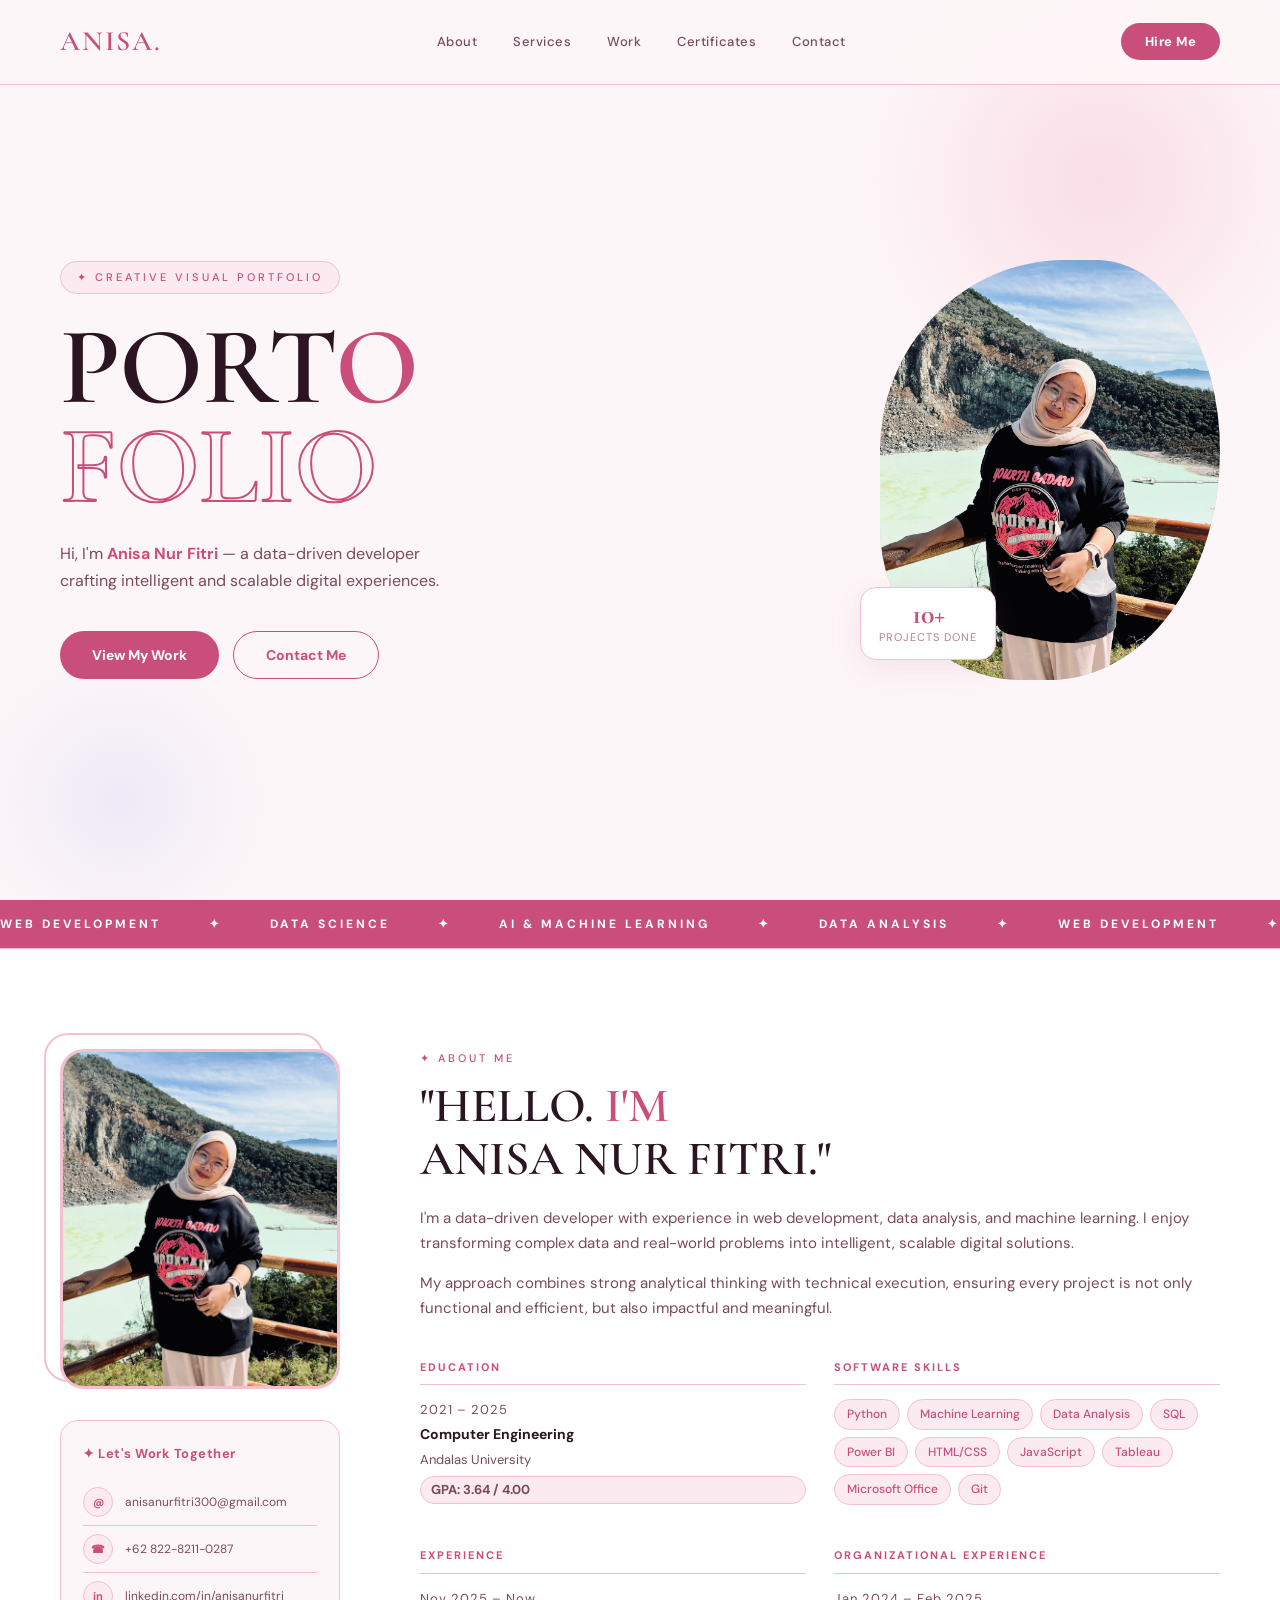
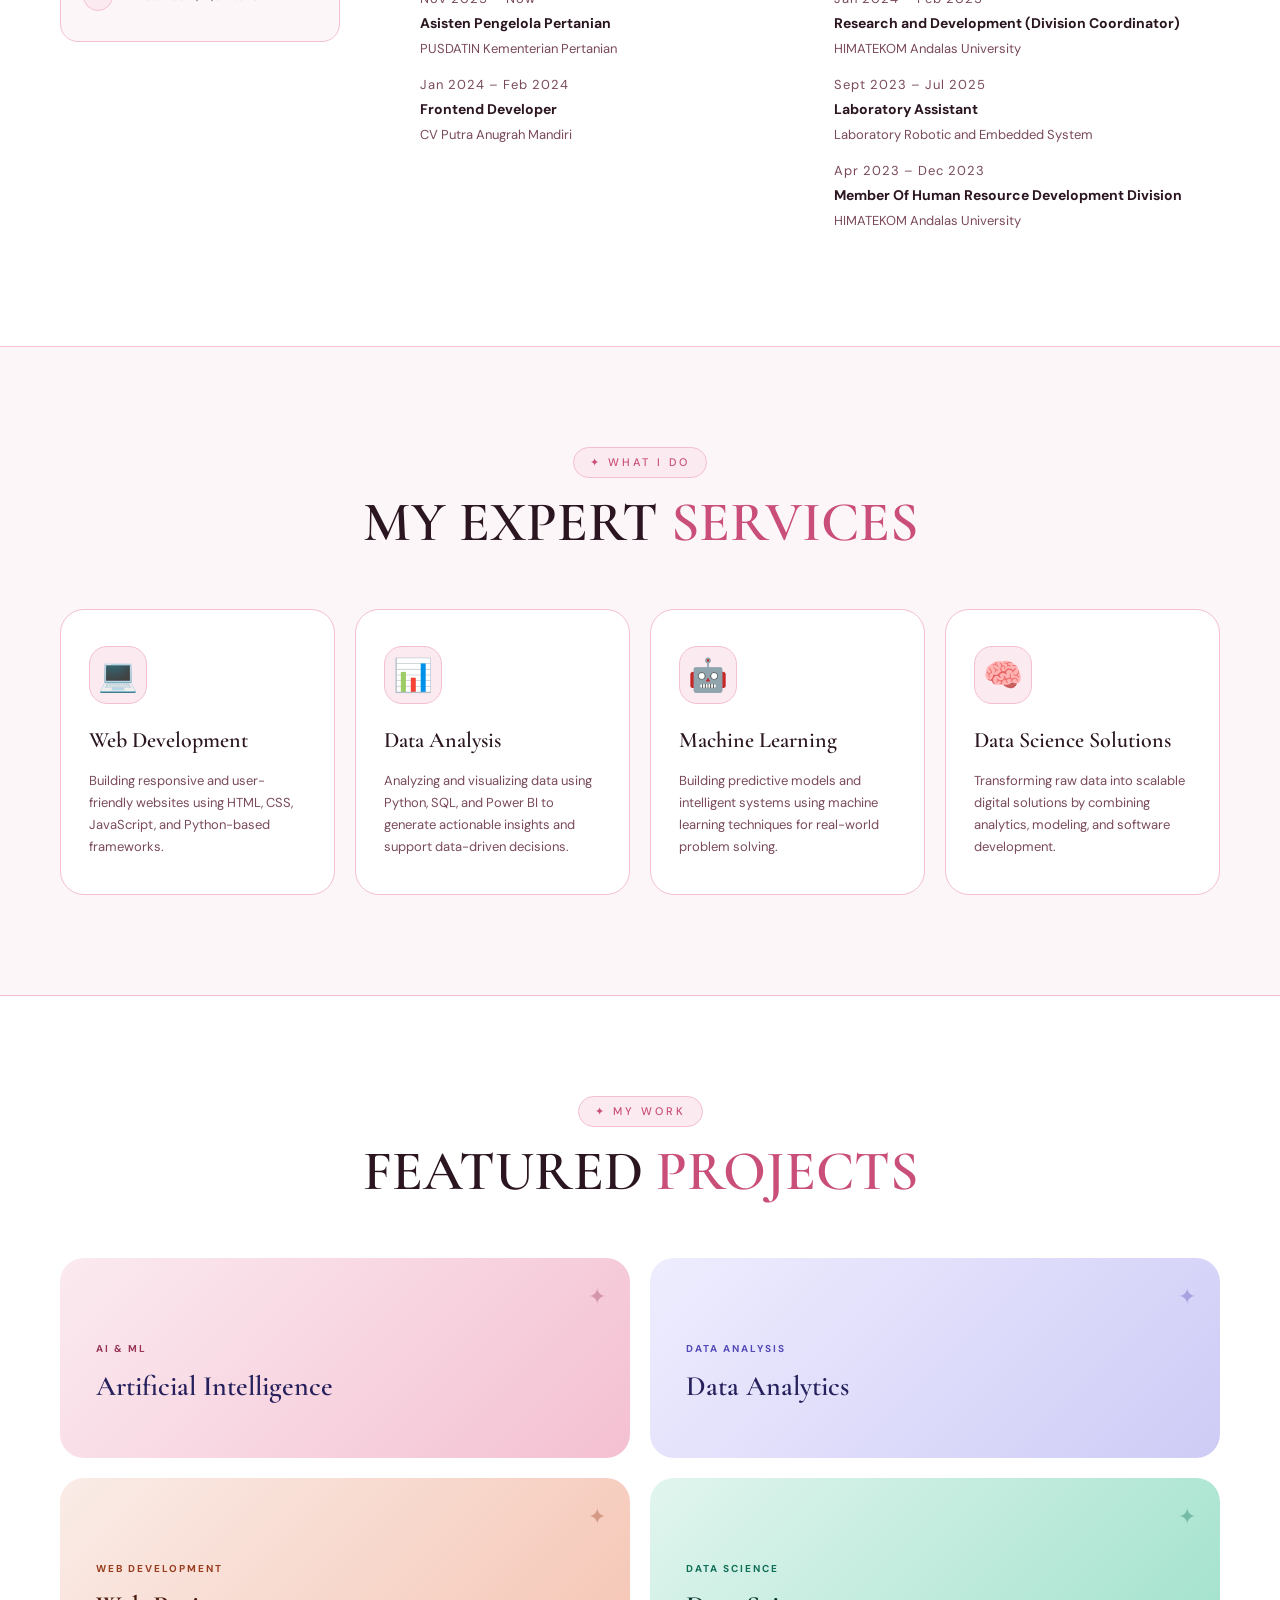
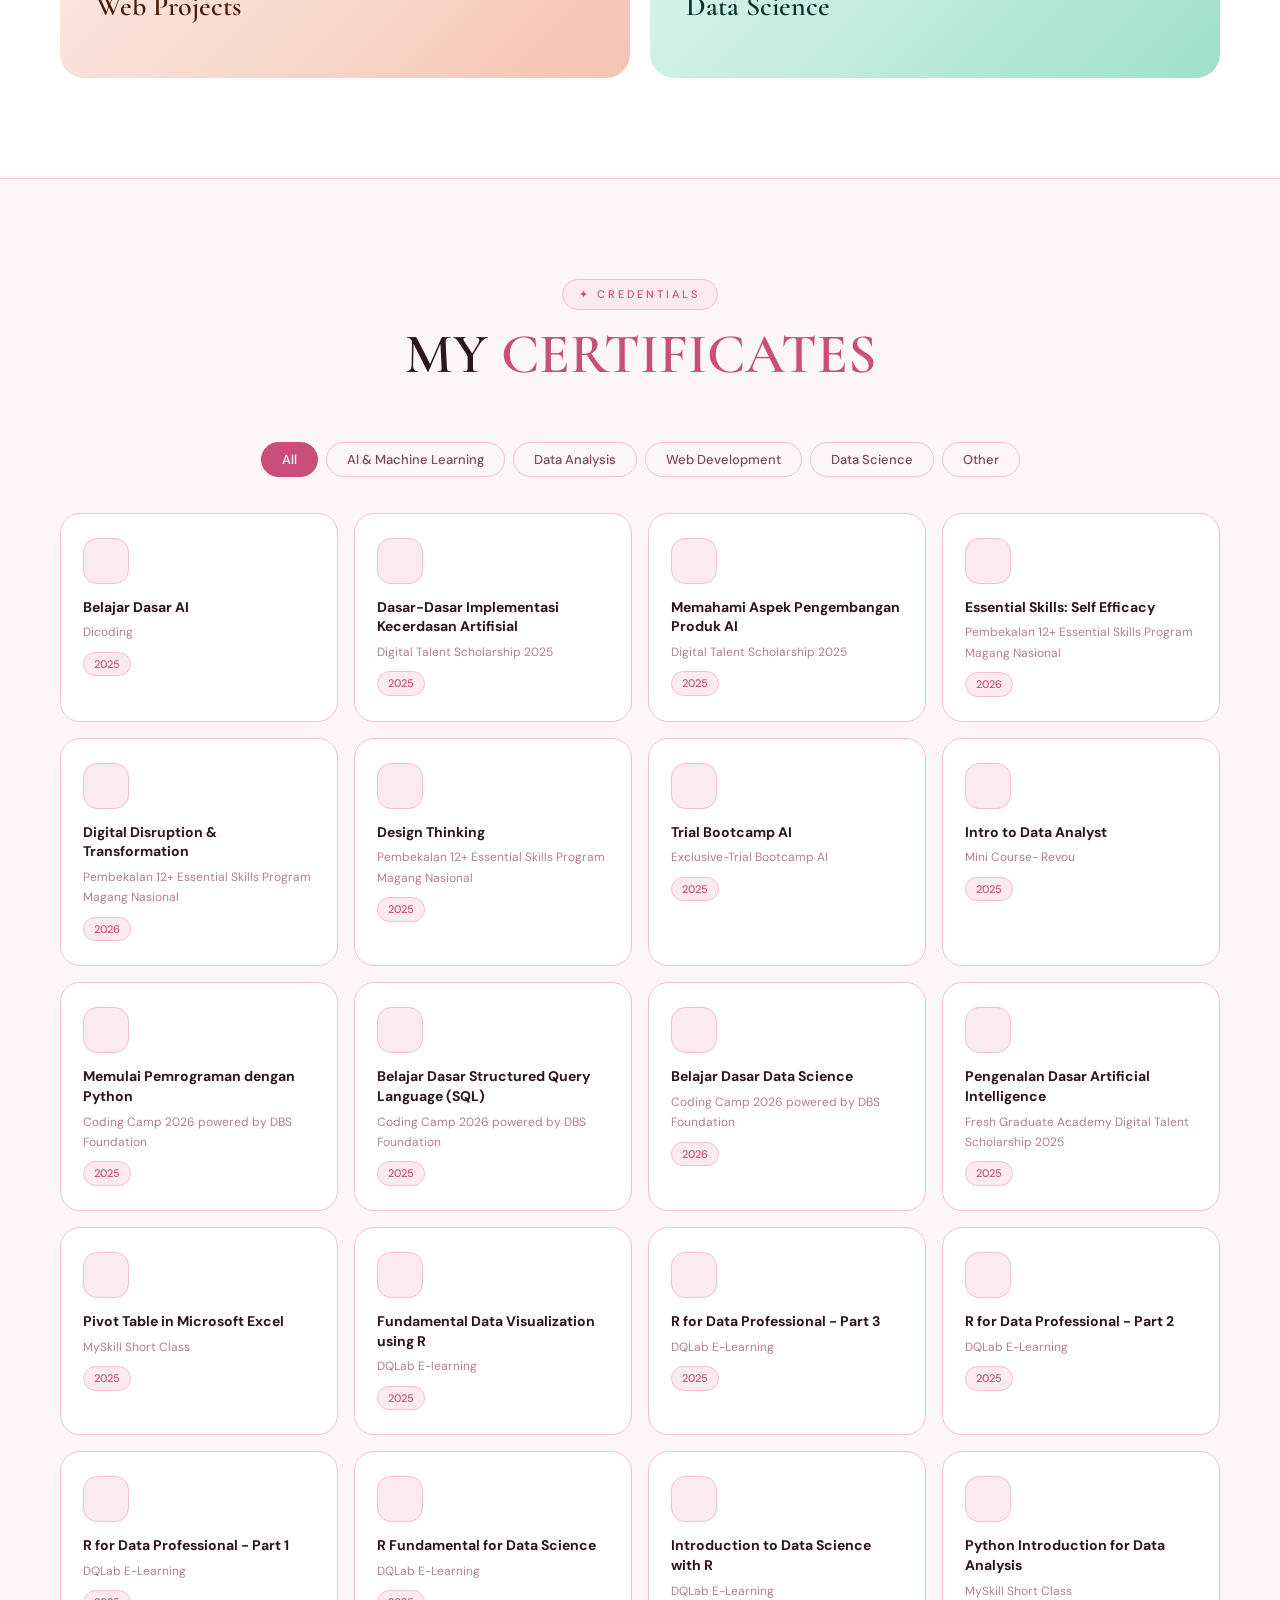
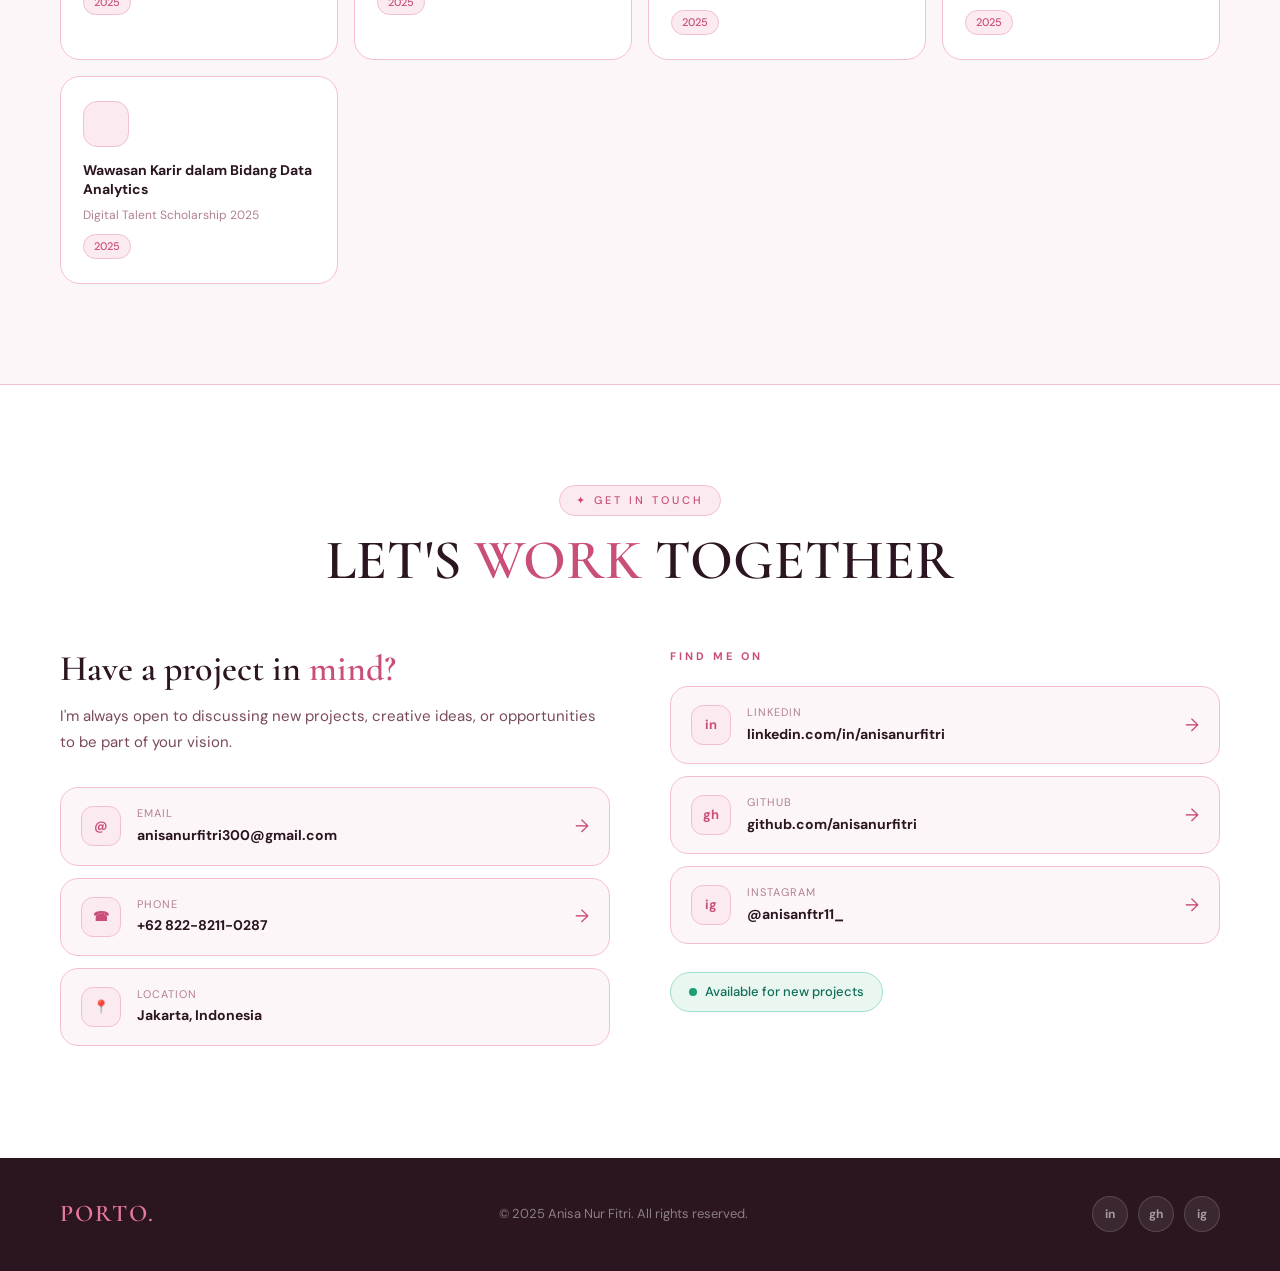
<file: index.html>
<!doctype html>
<html lang="en">
<head>
  <meta charset="UTF-8" />
  <meta name="viewport" content="width=device-width, initial-scale=1.0" />
  <title>Portfolio – Anisa Nur Fitri</title>
  <link href="https://fonts.googleapis.com/css2?family=Bebas+Neue&family=DM+Sans:wght@400;500;700&display=swap" rel="stylesheet" />
  <link rel="stylesheet" href="style.css" />
  <script src="data.js"></script>
</head>
<body>
  <!-- NAVBAR -->
  <nav>
    <div class="logo">ANISA.</div>
    <ul>
      <li><a href="#about">About</a></li>
      <li><a href="#services">Services</a></li>
      <li><a href="#work">Work</a></li>
      <li><a href="#certificates">Certificates</a></li>
      <li><a href="#contact">Contact</a></li>
    </ul>
    <button class="hire-btn" onclick="document.getElementById('contact').scrollIntoView({ behavior: 'smooth' })">Hire Me</button>
  </nav>

  <!-- HERO -->
  <section class="hero">
    <div class="hero-left">
      <div class="hero-tag">✦ Creative Visual Portfolio</div>
      <h1>PORT<span>O</span><br /><span class="outline">FOLIO</span></h1>
      <p class="hero-sub">Hi, I'm <span class="hero-name">Anisa Nur Fitri</span> — a data-driven developer crafting intelligent and scalable digital experiences.</p>
      <div class="hero-btns">
        <button class="btn-primary" onclick="document.getElementById('work').scrollIntoView({ behavior: 'smooth' })">View My Work</button>
        <button class="btn-outline" onclick="document.getElementById('contact').scrollIntoView({ behavior: 'smooth' })">Contact Me</button>
      </div>
    </div>
    <div class="hero-right">
      <div class="hero-img-wrapper">
        <div class="hero-img-bg"></div>
        <img src="anisa.jpeg" class="hero-img" alt="Profile Photo" />
        <div class="hero-badge"><strong>10+</strong><span>Projects Done</span></div>
      </div>
    </div>
  </section>

  <!-- MARQUEE -->
  <div class="marquee-strip">
    <div class="marquee-inner">
      <span>WEB DEVELOPMENT</span><span>✦</span><span>DATA SCIENCE</span><span>✦</span><span>AI & MACHINE LEARNING</span><span>✦</span><span>DATA ANALYSIS</span><span>✦</span>
      <span>WEB DEVELOPMENT</span><span>✦</span><span>DATA SCIENCE</span><span>✦</span><span>AI & MACHINE LEARNING</span><span>✦</span><span>DATA ANALYSIS</span><span>✦</span>
    </div>
  </div>

  <!-- ABOUT -->
  <section class="about" id="about">
    <div class="about-img-side">
      <div style="position:relative;display:inline-block">
        <div class="about-img-accent"></div>
        <img class="about-img" src="anisa.jpeg" alt="About Photo" />
      </div>
      <div class="contact-card">
        <h4>✦ Let's Work Together</h4>
        <div class="contact-item"><div class="icon">@</div><span><a href="mailto:anisanurfitri300@gmail.com">anisanurfitri300@gmail.com</a></span></div>
        <div class="contact-item"><div class="icon">☎</div><span><a href="tel:+6282282110287">+62 822-8211-0287</a></span></div>
        <div class="contact-item"><div class="icon">in</div><span><a href="https://www.linkedin.com/in/anisanurfitri" target="_blank">linkedin.com/in/anisanurfitri</a></span></div>
      </div>
    </div>
    <div class="about-content">
      <div class="section-label">✦ About Me</div>
      <h2>"HELLO.<span> I'M</span><br />ANISA NUR FITRI."</h2>
      <p>I'm a data-driven developer with experience in web development, data analysis, and machine learning. I enjoy transforming complex data and real-world problems into intelligent, scalable digital solutions.</p>
      <p>My approach combines strong analytical thinking with technical execution, ensuring every project is not only functional and efficient, but also impactful and meaningful.</p>
      <div class="about-grid">
        <div>
          <h3>Education</h3>
          <div class="edu-item">
            <span class="year">2021 – 2025</span>
            <strong>Computer Engineering</strong>
            <span>Andalas University</span>
            <span class="gpa">GPA: 3.64 / 4.00</span>
          </div>
        </div>
        <div>
          <h3>Software Skills</h3>
          <div class="skills-grid">
            <span class="skill-tag">Python</span><span class="skill-tag">Machine Learning</span><span class="skill-tag">Data Analysis</span>
            <span class="skill-tag">SQL</span><span class="skill-tag">Power BI</span><span class="skill-tag">HTML/CSS</span>
            <span class="skill-tag">JavaScript</span><span class="skill-tag">Tableau</span><span class="skill-tag">Microsoft Office</span><span class="skill-tag">Git</span>
          </div>
        </div>
        <div>
          <h3>Experience</h3>
          <div class="exp-item">
            <span class="year">Nov 2025 – Now</span>
            <strong>Asisten Pengelola Pertanian</strong>
            <span>PUSDATIN Kementerian Pertanian</span>
          </div>
          <div class="exp-item">
            <span class="year">Jan 2024 – Feb 2024</span>
            <strong>Frontend Developer</strong>
            <span>CV Putra Anugrah Mandiri</span>
          </div>
        </div>
        <div>
          <h3>Organizational Experience</h3>
          <div class="exp-item">
            <span class="year">Jan 2024 – Feb 2025</span>
            <strong>Research and Development (Division Coordinator)</strong>
            <span>HIMATEKOM Andalas University</span>
          </div>
          <div class="exp-item">
            <span class="year">Sept 2023 – Jul 2025</span>
            <strong>Laboratory Assistant</strong>
            <span>Laboratory Robotic and Embedded System</span>
          </div>
          <div class="exp-item">
            <span class="year">Apr 2023 – Dec 2023</span>
            <strong>Member Of Human Resource Development Division</strong>
            <span>HIMATEKOM Andalas University</span>
          </div>
        </div>
      </div>
    </div>
  </section>

  <!-- SERVICES -->
  <section class="services" id="services">
    <div class="section-header">
      <span class="label">✦ What I Do</span>
      <h2>MY EXPERT <span>SERVICES</span></h2>
    </div>
    <div class="services-grid">
      <div class="service-card"><div class="service-icon">💻</div><h4>Web Development</h4><p>Building responsive and user-friendly websites using HTML, CSS, JavaScript, and Python-based frameworks.</p></div>
      <div class="service-card"><div class="service-icon">📊</div><h4>Data Analysis</h4><p>Analyzing and visualizing data using Python, SQL, and Power BI to generate actionable insights and support data-driven decisions.</p></div>
      <div class="service-card"><div class="service-icon">🤖</div><h4>Machine Learning</h4><p>Building predictive models and intelligent systems using machine learning techniques for real-world problem solving.</p></div>
      <div class="service-card"><div class="service-icon">🧠</div><h4>Data Science Solutions</h4><p>Transforming raw data into scalable digital solutions by combining analytics, modeling, and software development.</p></div>
    </div>
  </section>

  <!-- PROJECTS -->
  <section class="projects" id="work">
    <div class="section-header">
      <span class="label">✦ My Work</span>
      <h2>FEATURED <span>PROJECTS</span></h2>
    </div>
    <div class="projects-grid">
      <div class="project-card" onclick="openProjectList('ai')"><div class="project-info"><div class="tag">AI & ML</div><h4>Artificial Intelligence</h4></div></div>
      <div class="project-card" onclick="openProjectList('data')"><div class="project-info"><div class="tag">Data Analysis</div><h4>Data Analytics</h4></div></div>
      <div class="project-card" onclick="openProjectList('web')"><div class="project-info"><div class="tag">Web Development</div><h4>Web Projects</h4></div></div>
      <div class="project-card" onclick="openProjectList('science')"><div class="project-info"><div class="tag">Data Science</div><h4>Data Science</h4></div></div>
    </div>
  </section>

  <!-- PROJECT LIST MODAL -->
  <div class="projlist-overlay" id="projListModal" onclick="closeProjListOutside(event)">
    <div class="projlist-box">
      <div class="projlist-head">
        <div>
          <span class="modal-tag" id="plTag" style="display:inline-block;margin-bottom:8px">AI & ML</span>
          <h3 id="plTitle" style="font-size:22px;color:#ffffff;margin:0">Projects</h3>
        </div>
        <button class="projlist-close" onclick="closeProjList()">✕</button>
      </div>
      <div class="projlist-items" id="projItemsGrid"></div>
    </div>
  </div>

  <!-- PROJECT DETAIL MODAL -->
  <div class="modal-overlay" id="projectModal" onclick="closeModalOutside(event)">
    <div class="modal-box">
      <button class="modal-close" onclick="closeModal()">✕</button>
      <button onclick="backToList()" style="background:none;border:none;font-size:12px;color:#999;cursor:pointer;margin-bottom:12px;padding:0;display:inline-flex;align-items:center;gap:4px;">← Back to list</button>
      <span class="modal-tag" id="modalTag">AI & ML</span>
      <h3 id="modalTitle"></h3>
      <p id="modalDesc"></p>
      <div class="modal-links">
        <a class="modal-btn github" id="modalGithub" href="#" target="_blank">
          <svg viewBox="0 0 24 24" fill="currentColor"><path d="M12 0C5.37 0 0 5.37 0 12c0 5.3 3.44 9.8 8.2 11.38.6.11.82-.26.82-.58v-2.03c-3.34.73-4.04-1.61-4.04-1.61-.55-1.39-1.34-1.76-1.34-1.76-1.09-.75.08-.73.08-.73 1.2.08 1.84 1.23 1.84 1.23 1.07 1.84 2.81 1.3 3.5 1 .11-.78.42-1.3.76-1.6-2.67-.3-5.47-1.33-5.47-5.93 0-1.31.47-2.38 1.24-3.22-.14-.3-.54-1.52.11-3.18 0 0 1.01-.32 3.3 1.23a11.5 11.5 0 0 1 3-.4c1.02 0 2.04.13 3 .4 2.28-1.55 3.29-1.23 3.29-1.23.65 1.66.25 2.88.12 3.18.77.84 1.23 1.91 1.23 3.22 0 4.61-2.81 5.63-5.48 5.92.43.37.81 1.1.81 2.22v3.29c0 .32.22.69.83.58C20.57 21.8 24 17.3 24 12c0-6.63-5.37-12-12-12z"/></svg>
          GitHub Repo
        </a>
        <a class="modal-btn ppt" id="modalPPT" href="#" target="_blank">
          <svg viewBox="0 0 24 24" fill="currentColor"><path d="M9 12h6m-6 4h6m2 5H7a2 2 0 0 1-2-2V5a2 2 0 0 1 2-2h5.586a1 1 0 0 1 .707.293l5.414 5.414a1 1 0 0 1 .293.707V19a2 2 0 0 1-2 2z" stroke="currentColor" stroke-width="2" stroke-linecap="round" stroke-linejoin="round" fill="none"/></svg>
          Presentation
        </a>
      </div>
    </div>
  </div>

  <!-- CERTIFICATES -->
  <section class="certificates" id="certificates">
    <div class="section-header">
      <span class="label">✦ Credentials</span>
      <h2>MY <span>CERTIFICATES</span></h2>
    </div>
    <div class="cert-tabs">
      <button class="cert-tab active" onclick="switchTab('all',event)">All</button>
      <button class="cert-tab" onclick="switchTab('ai',event)">AI & Machine Learning</button>
      <button class="cert-tab" onclick="switchTab('data',event)">Data Analysis</button>
      <button class="cert-tab" onclick="switchTab('web',event)">Web Development</button>
      <button class="cert-tab" onclick="switchTab('science',event)">Data Science</button>
      <button class="cert-tab" onclick="switchTab('other',event)">Other</button>
    </div>
    <div id="cert-panels"></div>
  </section>

  <!-- CERTIFICATE DETAIL MODAL -->
  <div class="cert-modal-overlay" id="certModal" onclick="closeCertModalOutside(event)">
    <div class="cert-modal-box">
      <button class="cert-modal-close" onclick="closeCertModal()">✕</button>
      <div class="cert-modal-banner">
        <div class="cert-modal-emoji" id="cmEmoji">🎓</div>
        <div class="cert-modal-seal" id="cmCategory">Category</div>
      </div>
      <div class="cert-modal-body">
        <h3 id="cmTitle"></h3>
        <p class="cm-issuer" id="cmIssuer"></p>
        <div class="cert-modal-meta">
          <div class="cert-meta-pill">📅 Issued: <span id="cmYear"></span></div>
          <div class="cert-meta-pill">🏛️ Platform: <span id="cmPlatform"></span></div>
          <div class="cert-meta-pill">🗂️ Field: <span id="cmField"></span></div>
        </div>
        <div class="cert-id-box">
          <div><span class="label">Credential ID</span><span class="value" id="cmCredID"></span></div>
          <button class="cert-id-copy" onclick="copyCredID()">Copy ID</button>
        </div>
        <div class="cert-modal-actions">
          <a class="cert-view-btn primary" id="cmViewLink" href="#" target="_blank">🔗 View Certificate</a>
          <button class="cert-view-btn secondary" onclick="closeCertModal()">✕ Close</button>
        </div>
      </div>
    </div>
  </div>

  <!-- CONTACT -->
  <!-- CONTACT -->
<section class="contact" id="contact">
  <div class="section-header">
    <span class="label">✦ Get In Touch</span>
    <h2>LET'S <span>WORK</span> TOGETHER</h2>
  </div>
  <div class="contact-grid">
    <div class="contact-info">
      <h3>Have a project in <span>mind?</span></h3>
      <p>I'm always open to discussing new projects, creative ideas, or opportunities to be part of your vision.</p>

      <a class="contact-detail" href="mailto:anisanurfitri300@gmail.com">
        <div class="ic">@</div>
        <div class="text">
          <p>Email</p>
          <strong>anisanurfitri300@gmail.com</strong>
        </div>
        <span class="detail-arrow">→</span>
      </a>

      <a class="contact-detail" href="tel:+6282282110287">
        <div class="ic">☎</div>
        <div class="text">
          <p>Phone</p>
          <strong>+62 822-8211-0287</strong>
        </div>
        <span class="detail-arrow">→</span>
      </a>

      <div class="contact-detail">
        <div class="ic">📍</div>
        <div class="text">
          <p>Location</p>
          <strong>Jakarta, Indonesia</strong>
        </div>
      </div>
    </div>

    <div class="contact-right">
      <h4 class="contact-right-title">Find Me On</h4>

      <a class="contact-detail" href="https://www.linkedin.com/in/anisanurfitri" target="_blank">
        <div class="ic">in</div>
        <div class="text">
          <p>LinkedIn</p>
          <strong>linkedin.com/in/anisanurfitri</strong>
        </div>
        <span class="detail-arrow">→</span>
      </a>

      <a class="contact-detail" href="https://github.com/Anisa1112" target="_blank">
        <div class="ic">gh</div>
        <div class="text">
          <p>GitHub</p>
          <strong>github.com/anisanurfitri</strong>
        </div>
        <span class="detail-arrow">→</span>
      </a>

      <a class="contact-detail" href="https://instagram.com/anisanftr11_" target="_blank">
        <div class="ic">ig</div>
        <div class="text">
          <p>Instagram</p>
          <strong>@anisanftr11_</strong>
        </div>
        <span class="detail-arrow">→</span>
      </a>

      <div class="availability-badge">
        <span class="dot"></span>
        Available for new projects
      </div>
    </div>
  </div>
</section>

  <!-- FOOTER -->
  <footer>
    <div class="logo">PORTO.</div>
    <p>© 2025 Anisa Nur Fitri. All rights reserved.</p>
    <div class="social-links"><a href="#">in</a><a href="#">gh</a><a href="#">ig</a></div>
  </footer>

  <script>
  /* ── CERT TAB MAP ── */
  const certTabMap = {
    'AI & Machine Learning': 'ai',
    'Data Analysis': 'data',
    'Web Development': 'web',
    'Data Science': 'science',
    'other': 'other'
  };

  /* ── RENDER CERTIFICATES dari data.js ── */
  function renderCertPanels() {
    const container = document.getElementById('cert-panels');
    const tabs = { all: [], ai: [], data: [], web: [], science: [], other: [] };

    Object.entries(certsData).forEach(([key, c]) => {
      const tabKey = certTabMap[c.category] || 'all';
      const card = `<div class="cert-card" onclick="openCertModal('${key}')">
        <span class="cert-icon"></span>
        <h4>${c.title}</h4>
        <p class="cert-issuer">${c.issuer}</p>
        <span class="cert-year">${c.year}</span>
      </div>`;
      tabs.all.push(card);
      if (tabs[tabKey] !== undefined) tabs[tabKey].push(card);
    });

    const tabOrder = ['all', 'ai', 'data', 'web', 'science', 'other'];
    container.innerHTML = tabOrder.map(tab =>
      `<div class="cert-panel cert-grid${tab === 'all' ? ' active' : ''}" id="tab-${tab}">${tabs[tab].join('')}</div>`
    ).join('');
  }

  /* ── PROJECT MODAL ── */
  let currentCategory = null;

  function openProjectList(cat) {
    const catData = projectData[cat];
    if (!catData) return;
    currentCategory = cat;
    document.getElementById('plTag').textContent = catData.label;
    document.getElementById('plTitle').textContent = catData.label + ' Projects';
    document.getElementById('projItemsGrid').innerHTML = catData.projects.map(p => `
      <div class="projlist-card" onclick="openProjectDetail('${cat}','${p.id}')">
        <div class="plc-year">${p.year}</div>
        <div class="plc-name">${p.name}</div>
        <div class="plc-desc">${p.desc.length > 90 ? p.desc.slice(0,90)+'…' : p.desc}</div>
        <div class="plc-stack">${p.stack.slice(0,3).map(s=>`<span>${s}</span>`).join('')}</div>
        <span class="plc-arrow">↗</span>
      </div>
    `).join('');
    document.getElementById('projListModal').classList.add('active');
    document.body.style.overflow = 'hidden';
  }

  function closeProjList() {
    document.getElementById('projListModal').classList.remove('active');
    document.body.style.overflow = '';
  }

  function closeProjListOutside(e) {
    if (e.target === document.getElementById('projListModal')) closeProjList();
  }

  function openProjectDetail(cat, id) {
    const p = projectData[cat].projects.find(x => x.id === id);
    if (!p) return;
    document.getElementById('modalTag').textContent   = projectData[cat].label;
    document.getElementById('modalTitle').textContent = p.name;
    document.getElementById('modalDesc').textContent  = p.desc;
    document.getElementById('modalGithub').href       = p.github;
    document.getElementById('modalPPT').href          = p.ppt;
    document.getElementById('projListModal').classList.remove('active');
    document.getElementById('projectModal').classList.add('active');
  }

  function closeModal() {
    document.getElementById('projectModal').classList.remove('active');
    document.body.style.overflow = '';
    currentCategory = null;
  }

  function closeModalOutside(e) {
    if (e.target === document.getElementById('projectModal')) closeModal();
  }

  function backToList() {
    document.getElementById('projectModal').classList.remove('active');
    if (currentCategory) openProjectList(currentCategory);
  }

  /* ── CERT MODAL ── */
  function openCertModal(key) {
    const c = certsData[key];
    if (!c) return;
    document.getElementById('cmCategory').textContent = c.category;
    document.getElementById('cmTitle').textContent    = c.title;
    document.getElementById('cmIssuer').textContent   = c.issuer;
    document.getElementById('cmYear').textContent     = c.year;
    document.getElementById('cmPlatform').textContent = c.platform;
    document.getElementById('cmField').textContent    = c.field;
    document.getElementById('cmCredID').textContent   = c.credID;
    document.getElementById('cmViewLink').href        = c.link;
    document.getElementById('certModal').classList.add('active');
    document.body.style.overflow = 'hidden';
  }

  function closeCertModal() {
    document.getElementById('certModal').classList.remove('active');
    document.body.style.overflow = '';
  }

  function closeCertModalOutside(e) {
    if (e.target === document.getElementById('certModal')) closeCertModal();
  }

  function copyCredID() {
    const id = document.getElementById('cmCredID').textContent;
    navigator.clipboard.writeText(id).then(() => {
      const btn = document.querySelector('.cert-id-copy');
      btn.textContent = 'Copied!';
      setTimeout(() => { btn.textContent = 'Copy ID'; }, 1800);
    });
  }

  function switchTab(tab, e) {
    document.querySelectorAll('.cert-tab').forEach(t => t.classList.remove('active'));
    document.querySelectorAll('.cert-panel').forEach(p => p.classList.remove('active'));
    if (e && e.target) e.target.classList.add('active');
    const panel = document.getElementById('tab-' + tab);
    if (panel) panel.classList.add('active');
  }

  document.addEventListener('keydown', e => {
    if (e.key === 'Escape') {
      closeCertModal();
      if (document.getElementById('projectModal').classList.contains('active')) closeModal();
      else closeProjList();
    }
  });

  /* ── INIT ── */
  document.addEventListener('DOMContentLoaded', renderCertPanels);
  </script>
</body>
</html>
</file>
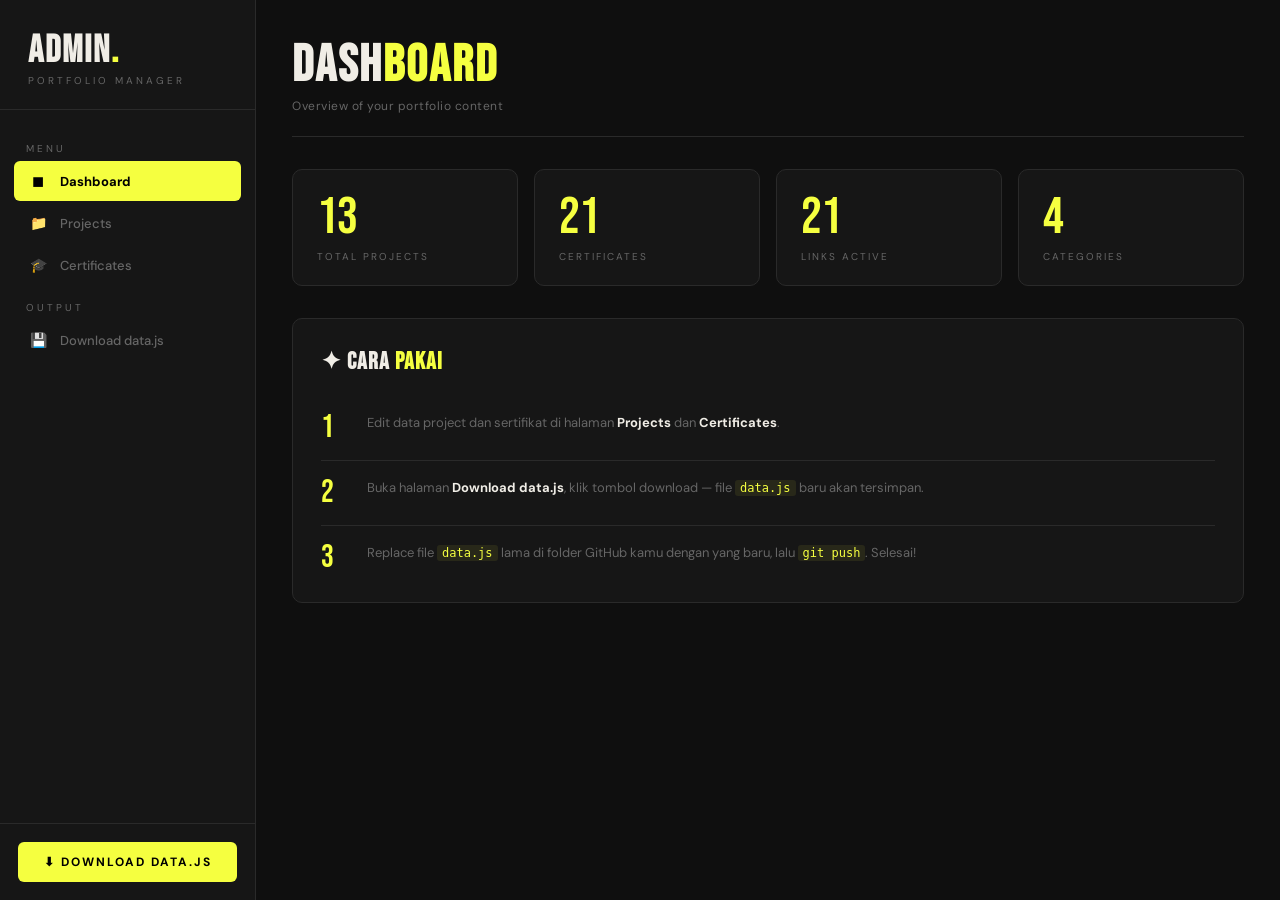
<file: admin.html>
<!doctype html>
<html lang="en">
  <head>
    <meta charset="UTF-8" />
    <meta name="viewport" content="width=device-width, initial-scale=1.0" />
    <title>Admin Panel – Anisa Portfolio</title>
    <script src="data.js"></script>
    <link href="https://fonts.googleapis.com/css2?family=Bebas+Neue&family=DM+Sans:ital,opsz,wght@0,9..40,400;0,9..40,500;0,9..40,700;1,9..40,400&display=swap" rel="stylesheet" />
    <style>
      :root {
        --bg: #0f0f0f;
        --surface: #161616;
        --surface2: #1e1e1e;
        --border: #2a2a2a;
        --accent: #f5ff40;
        --text: #f0ede6;
        --muted: #666;
        --danger: #ff4444;
        --success: #5dff8a;
        --font-display: "Bebas Neue", sans-serif;
        --font-body: "DM Sans", sans-serif;
      }
      *,*::before,*::after { box-sizing: border-box; margin: 0; padding: 0; }
      body { background: var(--bg); color: var(--text); font-family: var(--font-body); min-height: 100vh; display: flex; }

      .sidebar { width: 256px; min-height: 100vh; background: var(--surface); border-right: 1px solid var(--border); display: flex; flex-direction: column; position: fixed; top: 0; left: 0; z-index: 100; }
      .sidebar-logo { padding: 32px 28px 22px; border-bottom: 1px solid var(--border); }
      .sidebar-logo h1 { font-family: var(--font-display); font-size: 38px; letter-spacing: 2px; color: var(--text); line-height: 1; }
      .sidebar-logo h1 span { color: var(--accent); }
      .sidebar-logo p { font-size: 10px; color: var(--muted); margin-top: 4px; letter-spacing: 3px; text-transform: uppercase; }
      .sidebar-nav { flex: 1; padding: 18px 14px; }
      .nav-section-label { font-size: 10px; letter-spacing: 3px; text-transform: uppercase; color: var(--muted); padding: 14px 12px 6px; }
      .nav-item { display: flex; align-items: center; gap: 12px; padding: 11px 14px; border-radius: 6px; cursor: pointer; font-size: 13px; font-weight: 500; color: var(--muted); transition: all 0.15s; margin-bottom: 2px; }
      .nav-item:hover { background: var(--surface2); color: var(--text); }
      .nav-item.active { background: var(--accent); color: #000; font-weight: 700; }
      .nav-item .icon { font-size: 14px; width: 20px; text-align: center; }
      .sidebar-footer { padding: 18px; border-top: 1px solid var(--border); }
      .download-btn { width: 100%; background: var(--accent); color: #000; border: none; padding: 12px; border-radius: 6px; font-family: var(--font-body); font-weight: 700; font-size: 12px; cursor: pointer; letter-spacing: 2px; text-transform: uppercase; transition: opacity 0.15s; }
      .download-btn:hover { opacity: 0.85; }

      .main { margin-left: 256px; flex: 1; padding: 40px 36px; max-width: calc(100vw - 256px); }
      .page { display: none; }
      .page.active { display: block; }

      .page-header { display: flex; align-items: flex-end; justify-content: space-between; margin-bottom: 32px; padding-bottom: 22px; border-bottom: 1px solid var(--border); }
      .page-header h2 { font-family: var(--font-display); font-size: 52px; letter-spacing: 2px; line-height: 1; }
      .page-header h2 span { color: var(--accent); }
      .page-header p { font-size: 12px; color: var(--muted); margin-top: 6px; letter-spacing: 0.5px; }
      .add-btn { background: var(--accent); color: #000; border: none; padding: 11px 22px; border-radius: 6px; font-family: var(--font-body); font-weight: 700; font-size: 13px; cursor: pointer; transition: opacity 0.15s; white-space: nowrap; }
      .add-btn:hover { opacity: 0.85; }

      .filter-strip { display: flex; gap: 8px; margin-bottom: 24px; flex-wrap: wrap; }
      .filter-btn { background: transparent; color: var(--muted); border: 1px solid var(--border); padding: 7px 18px; border-radius: 20px; font-family: var(--font-body); font-size: 12px; font-weight: 500; cursor: pointer; transition: all 0.15s; }
      .filter-btn:hover { border-color: #555; color: var(--text); }
      .filter-btn.active { border-color: var(--accent); color: var(--accent); background: rgba(245,255,64,0.07); }

      .stats-bar { display: grid; grid-template-columns: repeat(4,1fr); gap: 16px; margin-bottom: 32px; }
      .stat-card { background: var(--surface); border: 1px solid var(--border); border-radius: 10px; padding: 22px 24px; }
      .stat-card .num { font-family: var(--font-display); font-size: 52px; color: var(--accent); letter-spacing: -1px; line-height: 1; }
      .stat-card .lbl { font-size: 10px; color: var(--muted); margin-top: 6px; text-transform: uppercase; letter-spacing: 2px; }

      .cards-grid { display: grid; grid-template-columns: repeat(auto-fill,minmax(288px,1fr)); gap: 16px; }
      .data-card { background: var(--surface); border: 1px solid var(--border); border-radius: 10px; padding: 22px; transition: border-color 0.2s, transform 0.2s; }
      .data-card:hover { border-color: #3c3c3c; transform: translateY(-2px); }
      .card-tag { display: inline-block; font-size: 10px; letter-spacing: 2px; text-transform: uppercase; padding: 3px 10px; background: rgba(245,255,64,0.09); border: 1px solid rgba(245,255,64,0.22); border-radius: 20px; color: var(--accent); margin-bottom: 12px; font-weight: 500; }
      .data-card h4 { font-size: 15px; font-weight: 700; margin-bottom: 7px; line-height: 1.35; }
      .data-card p { font-size: 12px; color: var(--muted); line-height: 1.6; margin-bottom: 14px; }
      .card-meta { display: flex; gap: 6px; flex-wrap: wrap; margin-bottom: 16px; }
      .meta-pill { font-size: 11px; background: var(--surface2); border: 1px solid var(--border); padding: 3px 9px; border-radius: 20px; color: var(--text); }
      .card-actions { display: flex; gap: 8px; padding-top: 14px; border-top: 1px solid var(--border); }
      .card-actions button { flex: 1; padding: 8px; border-radius: 6px; border: 1px solid var(--border); background: transparent; color: var(--text); font-family: var(--font-body); font-size: 12px; font-weight: 600; cursor: pointer; transition: all 0.15s; }
      .card-actions button:hover { background: var(--surface2); border-color: #444; }
      .card-actions button.del { color: var(--danger); border-color: rgba(255,68,68,0.35); }
      .card-actions button.del:hover { background: rgba(255,68,68,0.09); }
      .link-status { font-size: 10px; letter-spacing: 1px; text-transform: uppercase; padding: 3px 9px; border-radius: 20px; font-weight: 600; }
      .link-status.linked { background: rgba(93,255,138,0.09); color: var(--success); border: 1px solid rgba(93,255,138,0.22); }
      .link-status.unlinked { background: rgba(255,68,68,0.09); color: #ff8888; border: 1px solid rgba(255,68,68,0.25); }

      .modal-overlay { position: fixed; inset: 0; background: rgba(0,0,0,0.9); backdrop-filter: blur(6px); z-index: 999; display: none; align-items: center; justify-content: center; padding: 20px; }
      .modal-overlay.open { display: flex; }
      .modal-box { background: var(--surface); border: 1px solid var(--border); border-radius: 12px; padding: 36px; width: 580px; max-width: 100%; max-height: 90vh; overflow-y: auto; }
      .modal-box h3 { font-family: var(--font-display); font-size: 34px; letter-spacing: 1px; margin-bottom: 28px; }
      .modal-box h3 span { color: var(--accent); }
      .form-row { display: grid; grid-template-columns: 1fr 1fr; gap: 16px; }
      .form-group { margin-bottom: 18px; }
      .form-group label { display: block; font-size: 10px; color: var(--muted); text-transform: uppercase; letter-spacing: 2px; margin-bottom: 7px; font-weight: 500; }
      .form-group input, .form-group select, .form-group textarea { width: 100%; background: var(--surface2); border: 1px solid var(--border); border-radius: 6px; padding: 11px 14px; color: var(--text); font-family: var(--font-body); font-size: 14px; outline: none; transition: border-color 0.15s; }
      .form-group input:focus, .form-group select:focus, .form-group textarea:focus { border-color: var(--accent); }
      .form-group select option { background: var(--surface2); }
      .form-group textarea { resize: vertical; min-height: 96px; }
      .stack-input-wrapper { display: flex; flex-wrap: wrap; gap: 6px; background: var(--surface2); border: 1px solid var(--border); border-radius: 6px; padding: 8px 10px; min-height: 46px; cursor: text; transition: border-color 0.15s; }
      .stack-input-wrapper:focus-within { border-color: var(--accent); }
      .stack-tag { display: inline-flex; align-items: center; gap: 5px; background: var(--accent); color: #000; font-size: 12px; font-weight: 700; padding: 3px 9px; border-radius: 20px; }
      .stack-tag button { background: none; border: none; cursor: pointer; font-size: 14px; line-height: 1; color: #000; padding: 0; }
      .stack-input-wrapper input { border: none; background: transparent; outline: none; color: var(--text); font-family: var(--font-body); font-size: 13px; flex: 1; min-width: 80px; padding: 2px 4px; }
      .modal-actions { display: flex; gap: 10px; margin-top: 10px; justify-content: flex-end; }
      .btn-cancel { background: transparent; color: var(--muted); border: 1px solid var(--border); padding: 11px 24px; border-radius: 6px; font-family: var(--font-body); font-weight: 600; font-size: 13px; cursor: pointer; transition: all 0.15s; }
      .btn-cancel:hover { color: var(--text); border-color: #555; }
      .btn-save { background: var(--accent); color: #000; border: none; padding: 11px 28px; border-radius: 6px; font-family: var(--font-body); font-weight: 700; font-size: 13px; cursor: pointer; transition: opacity 0.15s; }
      .btn-save:hover { opacity: 0.85; }

      .guide-box { background: var(--surface); border: 1px solid var(--border); border-radius: 10px; padding: 28px; }
      .guide-box h3 { font-family: var(--font-display); font-size: 24px; letter-spacing: 1px; margin-bottom: 20px; }
      .guide-box h3 span { color: var(--accent); }
      .guide-step { display: flex; gap: 16px; padding: 16px 0; border-bottom: 1px solid var(--border); font-size: 13px; color: var(--muted); line-height: 1.7; }
      .guide-step:last-child { border-bottom: none; padding-bottom: 0; }
      .guide-step .snum { font-family: var(--font-display); font-size: 32px; color: var(--accent); line-height: 1; flex-shrink: 0; width: 30px; }
      .guide-step strong { color: var(--text); }
      code { color: var(--accent); font-size: 12px; background: rgba(245,255,64,0.08); padding: 1px 5px; border-radius: 3px; font-family: monospace; }

      .dl-section { background: var(--surface); border: 1px solid var(--border); border-radius: 10px; padding: 28px; margin-bottom: 20px; }
      .dl-section h3 { font-family: var(--font-display); font-size: 22px; letter-spacing: 1px; margin-bottom: 8px; }
      .dl-section h3 span { color: var(--accent); }
      .dl-section p { font-size: 13px; color: var(--muted); margin-bottom: 20px; line-height: 1.7; }
      .dl-btn { display: inline-flex; align-items: center; gap: 10px; background: var(--accent); color: #000; border: none; padding: 14px 28px; border-radius: 6px; font-family: var(--font-body); font-weight: 700; font-size: 14px; cursor: pointer; transition: opacity 0.15s; letter-spacing: 0.5px; }
      .dl-btn:hover { opacity: 0.85; }
      .dl-btn svg { width: 18px; height: 18px; }
      .steps-list { margin-top: 24px; border-top: 1px solid var(--border); padding-top: 20px; }
      .steps-list h4 { font-size: 11px; color: var(--muted); text-transform: uppercase; letter-spacing: 2px; margin-bottom: 14px; }
      .step-item { display: flex; gap: 14px; padding: 10px 0; border-bottom: 1px solid rgba(255,255,255,0.05); font-size: 13px; color: var(--muted); line-height: 1.6; align-items: flex-start; }
      .step-item:last-child { border-bottom: none; }
      .step-num { font-family: var(--font-display); font-size: 26px; color: var(--accent); line-height: 1; flex-shrink: 0; width: 24px; }
      .step-item strong { color: var(--text); }
      .preview-box { background: #0a0a0a; border: 1px solid var(--border); border-radius: 8px; padding: 16px 18px; font-family: "Courier New", monospace; font-size: 11.5px; color: #777; overflow-x: auto; max-height: 220px; overflow-y: auto; white-space: pre; line-height: 1.8; margin-top: 16px; }

      .toast { position: fixed; bottom: 28px; right: 28px; background: var(--accent); color: #000; padding: 13px 22px; border-radius: 6px; font-family: var(--font-body); font-weight: 700; font-size: 13px; z-index: 9999; transform: translateY(80px); opacity: 0; transition: all 0.3s cubic-bezier(0.34,1.56,0.64,1); }
      .toast.show { transform: translateY(0); opacity: 1; }

      .empty-state { grid-column: 1/-1; text-align: center; padding: 56px 32px; color: var(--muted); }
      .empty-state .big { font-family: var(--font-display); font-size: 56px; color: var(--border); letter-spacing: 4px; margin-bottom: 12px; }
      .empty-state p { font-size: 14px; }
    </style>
  </head>
  <body>
    <aside class="sidebar">
      <div class="sidebar-logo">
        <h1>ADMIN<span>.</span></h1>
        <p>Portfolio Manager</p>
      </div>
      <nav class="sidebar-nav">
        <div class="nav-section-label">Menu</div>
        <div class="nav-item active" onclick="switchPage('dashboard')"><span class="icon">◼</span>Dashboard</div>
        <div class="nav-item" onclick="switchPage('projects')"><span class="icon">📁</span>Projects</div>
        <div class="nav-item" onclick="switchPage('certificates')"><span class="icon">🎓</span>Certificates</div>
        <div class="nav-section-label">Output</div>
        <div class="nav-item" onclick="switchPage('download')"><span class="icon">💾</span>Download data.js</div>
      </nav>
      <div class="sidebar-footer">
        <button class="download-btn" onclick="downloadDataJS()">⬇ Download data.js</button>
      </div>
    </aside>

    <main class="main">
      <!-- DASHBOARD -->
      <div class="page active" id="page-dashboard">
        <div class="page-header">
          <div>
            <h2>DASH<span>BOARD</span></h2>
            <p>Overview of your portfolio content</p>
          </div>
        </div>
        <div class="stats-bar">
          <div class="stat-card"><div class="num" id="stat-projects">0</div><div class="lbl">Total Projects</div></div>
          <div class="stat-card"><div class="num" id="stat-certs">0</div><div class="lbl">Certificates</div></div>
          <div class="stat-card"><div class="num" id="stat-linked">0</div><div class="lbl">Links Active</div></div>
          <div class="stat-card"><div class="num">4</div><div class="lbl">Categories</div></div>
        </div>
        <div class="guide-box">
          <h3>✦ CARA <span>PAKAI</span></h3>
          <div class="guide-step"><div class="snum">1</div><div>Edit data project dan sertifikat di halaman <strong>Projects</strong> dan <strong>Certificates</strong>.</div></div>
          <div class="guide-step"><div class="snum">2</div><div>Buka halaman <strong>Download data.js</strong>, klik tombol download — file <code>data.js</code> baru akan tersimpan.</div></div>
          <div class="guide-step"><div class="snum">3</div><div>Replace file <code>data.js</code> lama di folder GitHub kamu dengan yang baru, lalu <code>git push</code>. Selesai!</div></div>
        </div>
      </div>

      <!-- PROJECTS -->
      <div class="page" id="page-projects">
        <div class="page-header">
          <div><h2>MY <span>PROJECTS</span></h2><p>Manage your featured work</p></div>
          <button class="add-btn" onclick="openProjectModal()">+ Add Project</button>
        </div>
        <div class="filter-strip">
          <button class="filter-btn active" onclick="filterProjects('all',this)">All</button>
          <button class="filter-btn" onclick="filterProjects('ai',this)">AI & ML</button>
          <button class="filter-btn" onclick="filterProjects('data',this)">Data Analysis</button>
          <button class="filter-btn" onclick="filterProjects('web',this)">Web Dev</button>
          <button class="filter-btn" onclick="filterProjects('science',this)">Data Science</button>
        </div>
        <div class="cards-grid" id="projects-grid"></div>
      </div>

      <!-- CERTIFICATES -->
      <div class="page" id="page-certificates">
        <div class="page-header">
          <div><h2>MY <span>CERTIFICATES</span></h2><p>Manage credentials and verification links</p></div>
          <button class="add-btn" onclick="openCertModal()">+ Add Certificate</button>
        </div>
        <div class="filter-strip">
          <button class="filter-btn active" onclick="filterCerts('all',this)">All</button>
          <button class="filter-btn" onclick="filterCerts('AI & Machine Learning',this)">AI & ML</button>
          <button class="filter-btn" onclick="filterCerts('Data Analysis',this)">Data Analysis</button>
          <button class="filter-btn" onclick="filterCerts('Web Development',this)">Web Dev</button>
          <button class="filter-btn" onclick="filterCerts('Data Science',this)">Data Science</button>
          <button class="filter-btn" onclick="filterCerts('other',this)">Other</button>
        </div>
        <div class="cards-grid" id="certs-grid"></div>
      </div>

      <!-- DOWNLOAD -->
      <div class="page" id="page-download">
        <div class="page-header">
          <div><h2>DOWNLOAD <span>data.js</span></h2><p>Generate & download file data terbaru</p></div>
        </div>
        <div class="dl-section">
          <h3>⬇ DOWNLOAD <span>data.js</span></h3>
          <p>Klik tombol di bawah untuk men-download file <code>data.js</code> yang berisi semua data project dan sertifikat terkini.</p>
          <button class="dl-btn" onclick="downloadDataJS()">
            <svg viewBox="0 0 24 24" fill="none" stroke="currentColor" stroke-width="2.5" stroke-linecap="round" stroke-linejoin="round">
              <path d="M21 15v4a2 2 0 0 1-2 2H5a2 2 0 0 1-2-2v-4"/><polyline points="7 10 12 15 17 10"/><line x1="12" y1="15" x2="12" y2="3"/>
            </svg>
            Download data.js
          </button>
          <div class="steps-list">
            <h4>Langkah selanjutnya setelah download</h4>
            <div class="step-item"><div class="step-num">1</div><div>Buka folder repo GitHub kamu di komputer. Cari file <strong>data.js</strong> lama.</div></div>
            <div class="step-item"><div class="step-num">2</div><div>Replace dengan file <strong>data.js</strong> yang baru saja kamu download dari sini.</div></div>
            <div class="step-item"><div class="step-num">3</div><div>Jalankan: <code>git add data.js</code> → <code>git commit -m "update data"</code> → <code>git push</code></div></div>
            <div class="step-item"><div class="step-num">4</div><div>Tunggu ±1 menit, lalu buka GitHub Pages kamu — portfolio langsung update! 🎉</div></div>
          </div>
        </div>
        <div class="dl-section">
          <h3>👁 <span>PREVIEW</span> data.js</h3>
          <p style="margin-bottom:10px">Preview isi file yang akan di-download:</p>
          <div class="preview-box" id="preview-code"></div>
        </div>
      </div>
    </main>

    <!-- PROJECT MODAL -->
    <div class="modal-overlay" id="proj-modal">
      <div class="modal-box">
        <h3 id="proj-modal-title">ADD <span>PROJECT</span></h3>
        <input type="hidden" id="proj-edit-key" />
        <div class="form-row">
          <div class="form-group">
            <label>Category</label>
            <select id="proj-cat">
              <option value="ai">AI & Machine Learning</option>
              <option value="data">Data Analysis</option>
              <option value="web">Web Development</option>
              <option value="science">Data Science</option>
              <option value="other">Other</option>
            </select>
          </div>
          <div class="form-group"><label>Year</label><input type="text" id="proj-year" placeholder="2025" /></div>
        </div>
        <div class="form-group"><label>Project Name</label><input type="text" id="proj-name" placeholder="My Awesome Project" /></div>
        <div class="form-group"><label>Description</label><textarea id="proj-desc" placeholder="Describe what this project does..."></textarea></div>
        <div class="form-group">
          <label>Tech Stack — tekan Enter atau koma untuk tambah tag</label>
          <div class="stack-input-wrapper" id="stack-wrapper" onclick="document.getElementById('stack-raw').focus()">
            <input type="text" id="stack-raw" placeholder="e.g. Python" autocomplete="off" />
          </div>
        </div>
        <div class="form-row">
          <div class="form-group"><label>GitHub URL</label><input type="text" id="proj-github" placeholder="https://github.com/..." /></div>
          <div class="form-group"><label>Presentation / Drive URL</label><input type="text" id="proj-ppt" placeholder="https://drive.google.com/..." /></div>
        </div>
        <div class="modal-actions">
          <button class="btn-cancel" onclick="closeModal('proj-modal')">Cancel</button>
          <button class="btn-save" onclick="saveProject()">Save Project</button>
        </div>
      </div>
    </div>

    <!-- CERTIFICATE MODAL -->
    <div class="modal-overlay" id="cert-modal">
      <div class="modal-box">
        <h3 id="cert-modal-title">ADD <span>CERTIFICATE</span></h3>
        <input type="hidden" id="cert-edit-key" />
        <div class="form-row">
          <div class="form-group">
            <label>Category</label>
            <select id="cert-cat">
              <option value="AI & Machine Learning">AI & Machine Learning</option>
              <option value="Data Analysis">Data Analysis</option>
              <option value="Web Development">Web Development</option>
              <option value="Data Science">Data Science</option>
              <option value="other">Other</option>
            </select>
          </div>
          <div class="form-group"><label>Year</label><input type="text" id="cert-year" placeholder="2025" /></div>
        </div>
        <div class="form-group"><label>Certificate Title</label><input type="text" id="cert-title" placeholder="Machine Learning Specialization" /></div>
        <div class="form-row">
          <div class="form-group"><label>Issuer</label><input type="text" id="cert-issuer" placeholder="Coursera – DeepLearning.AI" /></div>
          <div class="form-group"><label>Platform</label><input type="text" id="cert-platform" placeholder="Coursera" /></div>
        </div>
        <div class="form-row">
          <div class="form-group"><label>Field</label><input type="text" id="cert-field" placeholder="AI & ML" /></div>
          <div class="form-group"><label>Credential ID</label><input type="text" id="cert-credid" placeholder="ABC123XYZ" /></div>
        </div>
        <div class="form-group"><label>Certificate Verification Link</label><input type="text" id="cert-link" placeholder="https://coursera.org/verify/..." /></div>
        <div class="modal-actions">
          <button class="btn-cancel" onclick="closeModal('cert-modal')">Cancel</button>
          <button class="btn-save" onclick="saveCert()">Save Certificate</button>
        </div>
      </div>
    </div>

    <div class="toast" id="toast"></div>

    <script>
      let projects = JSON.parse(JSON.stringify(projectData));
      let certs = JSON.parse(JSON.stringify(certsData));

      let currentStackTags = [];
      let currentProjFilter = "all";
      let currentCertFilter = "all";
      // Map index untuk edit/delete — hindari masalah karakter spesial di onclick
      let projIndexMap = {};
      let certIndexMap = {};

      const catLabels = { ai: "AI & ML", data: "Data Analysis", web: "Web Development", science: "Data Science", other: "Other" };

      /* ── NAVIGATION ── */
      function switchPage(page) {
        document.querySelectorAll(".page").forEach(p => p.classList.remove("active"));
        document.querySelectorAll(".nav-item").forEach(n => n.classList.remove("active"));
        document.getElementById("page-" + page).classList.add("active");
        const navMap = { dashboard: "Dashboard", projects: "Projects", certificates: "Certificates", download: "Download data.js" };
        document.querySelectorAll(".nav-item").forEach(n => {
          if (n.textContent.trim() === navMap[page]) n.classList.add("active");
        });
        if (page === "projects") renderProjects();
        if (page === "certificates") renderCerts();
        if (page === "download") renderPreview();
        if (page === "dashboard") updateStats();
      }

      /* ── STATS ── */
      function updateStats() {
        document.getElementById("stat-projects").textContent = Object.values(projects).reduce((s, c) => s + c.projects.length, 0);
        document.getElementById("stat-certs").textContent = Object.keys(certs).length;
        document.getElementById("stat-linked").textContent = Object.values(certs).filter(c => c.link && c.link !== "#").length;
      }

      /* ── PROJECTS ── */
      function filterProjects(cat, btn) {
        currentProjFilter = cat;
        document.querySelectorAll("#page-projects .filter-btn").forEach(b => b.classList.remove("active"));
        btn.classList.add("active");
        renderProjects();
      }

      function renderProjects() {
        const grid = document.getElementById("projects-grid");
        grid.innerHTML = "";
        projIndexMap = {};
        let count = 0;
        Object.entries(projects).forEach(([catKey, catObj]) => {
          if (currentProjFilter !== "all" && currentProjFilter !== catKey) return;
          catObj.projects.forEach((p, idx) => {
            const mapKey = count;
            projIndexMap[mapKey] = { catKey, idx };
            count++;
            const card = document.createElement("div");
            card.className = "data-card";
            const descPreview = p.desc.replace(/\\n/g, ' ');
            card.innerHTML = `
              <div class="card-tag">${catLabels[catKey]}</div>
              <h4>${escHtml(p.name)}</h4>
              <p>${escHtml(descPreview.length > 110 ? descPreview.slice(0,110) + '…' : descPreview)}</p>
              <div class="card-meta">
                <span class="meta-pill">📅 ${escHtml(p.year)}</span>
                ${p.stack.slice(0,3).map(s => `<span class="meta-pill">${escHtml(s)}</span>`).join('')}
              </div>
              <div class="card-actions">
                <button onclick="editProject(${mapKey})">✏ Edit</button>
                <button class="del" onclick="deleteProject(${mapKey})">🗑 Delete</button>
              </div>`;
            grid.appendChild(card);
          });
        });
        if (!count) grid.innerHTML = `<div class="empty-state"><div class="big">EMPTY</div><p>Belum ada project. Tambah sekarang!</p></div>`;
      }

      function openProjectModal(mapKey) {
        clearStackTags();
        document.getElementById("proj-edit-key").value = "";
        document.getElementById("proj-modal-title").innerHTML = "ADD <span>PROJECT</span>";
        ["proj-name","proj-desc","proj-github"].forEach(i => document.getElementById(i).value = "");
        document.getElementById("proj-year").value = new Date().getFullYear();
        document.getElementById("proj-ppt").value = "#";
        document.getElementById("proj-cat").value = "ai";

        if (mapKey !== undefined && projIndexMap[mapKey] !== undefined) {
          const { catKey, idx } = projIndexMap[mapKey];
          const p = projects[catKey].projects[idx];
          if (p) {
            document.getElementById("proj-modal-title").innerHTML = "EDIT <span>PROJECT</span>";
            document.getElementById("proj-edit-key").value = catKey + "|" + idx;
            document.getElementById("proj-name").value = p.name;
            document.getElementById("proj-desc").value = p.desc.replace(/\\n/g, "\n");
            document.getElementById("proj-year").value = p.year;
            document.getElementById("proj-github").value = p.github;
            document.getElementById("proj-ppt").value = p.ppt;
            document.getElementById("proj-cat").value = catKey;
            p.stack.forEach(addStackTag);
          }
        }
        document.getElementById("proj-modal").classList.add("open");
      }

      function editProject(mapKey) { openProjectModal(mapKey); }

      function deleteProject(mapKey) {
        if (!confirm("Hapus project ini?")) return;
        const { catKey, idx } = projIndexMap[mapKey];
        projects[catKey].projects.splice(idx, 1);
        renderProjects();
        updateStats();
        showToast("Project dihapus!");
      }

      function saveProject() {
        const name = document.getElementById("proj-name").value.trim();
        const desc = document.getElementById("proj-desc").value.trim();
        const year = document.getElementById("proj-year").value.trim();
        const github = document.getElementById("proj-github").value.trim() || "#";
        const ppt = document.getElementById("proj-ppt").value.trim() || "#";
        const cat = document.getElementById("proj-cat").value;
        const editKey = document.getElementById("proj-edit-key").value;
        if (!name) { alert("Nama project wajib diisi!"); return; }

        const newP = {
          id: editKey
            ? projects[editKey.split("|")[0]].projects[parseInt(editKey.split("|")[1])]?.id || name.toLowerCase().replace(/[^a-z0-9]+/g,"-").replace(/-$/,"")
            : name.toLowerCase().replace(/[^a-z0-9]+/g,"-").replace(/-$/,""),
          name, desc, year,
          stack: [...currentStackTags],
          github, ppt
        };

        if (editKey) {
          const [oldCat, oldIdxStr] = editKey.split("|");
          const oldIdx = parseInt(oldIdxStr);
          if (oldCat !== cat) {
            projects[oldCat].projects.splice(oldIdx, 1);
            projects[cat].projects.push(newP);
          } else {
            projects[cat].projects[oldIdx] = newP;
          }
        } else {
          projects[cat].projects.push(newP);
        }

        closeModal("proj-modal");
        renderProjects();
        updateStats();
        showToast(editKey ? "Project diperbarui! ✦" : "Project ditambahkan! ✦");
      }

      function clearStackTags() {
        currentStackTags = [];
        document.getElementById("stack-wrapper").querySelectorAll(".stack-tag").forEach(t => t.remove());
      }
      function addStackTag(val) {
        val = val.trim();
        if (!val || currentStackTags.includes(val)) return;
        currentStackTags.push(val);
        const wrapper = document.getElementById("stack-wrapper");
        const input = document.getElementById("stack-raw");
        const tag = document.createElement("span");
        tag.className = "stack-tag";
        tag.dataset.val = val;
        tag.innerHTML = `${escHtml(val)}<button type="button" onclick="removeStackTag(this)">×</button>`;
        wrapper.insertBefore(tag, input);
        input.value = "";
      }
      function removeStackTag(btn) {
        const val = btn.parentElement.dataset.val;
        currentStackTags = currentStackTags.filter(t => t !== val);
        btn.parentElement.remove();
      }

      /* ── CERTIFICATES ── */
      function filterCerts(cat, btn) {
        currentCertFilter = cat;
        document.querySelectorAll("#page-certificates .filter-btn").forEach(b => b.classList.remove("active"));
        btn.classList.add("active");
        renderCerts();
      }

      function renderCerts() {
        const grid = document.getElementById("certs-grid");
        grid.innerHTML = "";
        certIndexMap = {};
        let count = 0;
        Object.entries(certs).forEach(([key, c]) => {
          if (currentCertFilter !== "all" && c.category !== currentCertFilter) return;
          const mapKey = count;
          certIndexMap[mapKey] = key;
          count++;
          const hasLink = c.link && c.link !== "#";
          const card = document.createElement("div");
          card.className = "data-card";
          card.innerHTML = `
            <div style="display:flex;justify-content:space-between;align-items:flex-start;margin-bottom:10px;">
              <div class="card-tag">${escHtml(c.category)}</div>
              <span class="link-status ${hasLink ? 'linked' : 'unlinked'}">${hasLink ? '✓ linked' : '! no link'}</span>
            </div>
            <h4>${escHtml(c.title)}</h4>
            <p>${escHtml(c.issuer)} · ${escHtml(c.platform)}</p>
            <div class="card-meta">
              <span class="meta-pill">📅 ${escHtml(c.year)}</span>
              <span class="meta-pill">🔑 ${escHtml(c.credID.length > 20 ? c.credID.slice(0,20)+'…' : c.credID)}</span>
            </div>
            <div class="card-actions">
              <button onclick="editCert(${mapKey})">✏ Edit</button>
              <button class="del" onclick="deleteCert(${mapKey})">🗑 Delete</button>
            </div>`;
          grid.appendChild(card);
        });
        if (!count) grid.innerHTML = `<div class="empty-state"><div class="big">EMPTY</div><p>Belum ada sertifikat. Tambah sekarang!</p></div>`;
      }

      function openCertModal(mapKey) {
        document.getElementById("cert-edit-key").value = "";
        document.getElementById("cert-modal-title").innerHTML = "ADD <span>CERTIFICATE</span>";
        ["cert-title","cert-issuer","cert-platform","cert-field","cert-credid","cert-link"].forEach(id => document.getElementById(id).value = "");
        document.getElementById("cert-year").value = new Date().getFullYear();
        document.getElementById("cert-cat").value = "AI & Machine Learning";

        if (mapKey !== undefined && certIndexMap[mapKey] !== undefined) {
          const key = certIndexMap[mapKey];
          const c = certs[key];
          if (c) {
            document.getElementById("cert-modal-title").innerHTML = "EDIT <span>CERTIFICATE</span>";
            document.getElementById("cert-edit-key").value = key;
            document.getElementById("cert-cat").value = c.category;
            document.getElementById("cert-title").value = c.title;
            document.getElementById("cert-issuer").value = c.issuer;
            document.getElementById("cert-year").value = c.year;
            document.getElementById("cert-platform").value = c.platform;
            document.getElementById("cert-field").value = c.field;
            document.getElementById("cert-credid").value = c.credID;
            document.getElementById("cert-link").value = c.link;
          }
        }
        document.getElementById("cert-modal").classList.add("open");
      }

      function editCert(mapKey) { openCertModal(mapKey); }

      function deleteCert(mapKey) {
        if (!confirm("Hapus sertifikat ini?")) return;
        const key = certIndexMap[mapKey];
        delete certs[key];
        renderCerts();
        updateStats();
        showToast("Sertifikat dihapus!");
      }

      function saveCert() {
        const title = document.getElementById("cert-title").value.trim();
        const issuer = document.getElementById("cert-issuer").value.trim();
        if (!title || !issuer) { alert("Title dan issuer wajib diisi!"); return; }
        const editKey = document.getElementById("cert-edit-key").value;
        const key = editKey || title.toLowerCase().replace(/[^a-z0-9]+/g,"-").slice(0,20) + "-" + Date.now().toString().slice(-4);
        certs[key] = {
          category: document.getElementById("cert-cat").value,
          title, issuer,
          year: document.getElementById("cert-year").value.trim(),
          platform: document.getElementById("cert-platform").value.trim(),
          field: document.getElementById("cert-field").value.trim(),
          credID: document.getElementById("cert-credid").value.trim(),
          link: document.getElementById("cert-link").value.trim() || "#",
        };
        closeModal("cert-modal");
        renderCerts();
        updateStats();
        showToast(editKey ? "Sertifikat diperbarui! ✦" : "Sertifikat ditambahkan! ✦");
      }

      /* ── MODAL HELPERS ── */
      function closeModal(id) { document.getElementById(id).classList.remove("open"); }
      document.querySelectorAll(".modal-overlay").forEach(el => {
        el.addEventListener("click", e => { if (e.target === el) el.classList.remove("open"); });
      });

      /* ── ESCAPE HELPERS ── */
      // Untuk output HTML (mencegah XSS di card)
      function escHtml(s) {
        return (s || "").replace(/&/g,"&amp;").replace(/</g,"&lt;").replace(/>/g,"&gt;").replace(/"/g,"&quot;");
      }

      // Untuk generate data.js — escape karakter berbahaya di dalam string JS
      function esc(s) {
        return (s || "")
          .replace(/\\/g, "\\\\")
          .replace(/'/g, "\\'")
          .replace(/\r\n/g, "\\n")
          .replace(/\n/g, "\\n")
          .replace(/\r/g, "\\n");
      }

      /* ── GENERATE data.js ── */
      function generateDataJS() {
        let o = `/* ═══════════════════════════════════════════════════\n   data.js  —  Anisa Portfolio Data\n   Edit via admin.html, lalu download & replace file ini\n   ═══════════════════════════════════════════════════ */\n\n`;
        o += `const projectData = {\n`;
        Object.entries(projects).forEach(([cat, obj]) => {
          o += `  ${cat}: {\n    label: '${esc(obj.label)}',\n    projects: [\n`;
          obj.projects.forEach(p => {
            o += `      { id: '${esc(p.id)}', name: '${esc(p.name)}', year: '${esc(p.year)}', desc: '${esc(p.desc)}', stack: [${p.stack.map(s => `'${esc(s)}'`).join(", ")}], github: '${esc(p.github)}', ppt: '${esc(p.ppt)}' },\n`;
          });
          o += `    ]\n  },\n`;
        });
        o += `};\n\nconst certsData = {\n`;
        Object.entries(certs).forEach(([key, c]) => {
          o += `  '${esc(key)}': { category: '${esc(c.category)}', title: '${esc(c.title)}', issuer: '${esc(c.issuer)}', year: '${esc(c.year)}', platform: '${esc(c.platform)}', field: '${esc(c.field)}', credID: '${esc(c.credID)}', link: '${esc(c.link)}' },\n`;
        });
        o += `};\n`;
        return o;
      }

      function downloadDataJS() {
        const content = generateDataJS();
        const blob = new Blob([content], { type: "text/javascript" });
        const url = URL.createObjectURL(blob);
        const a = document.createElement("a");
        a.href = url; a.download = "data.js";
        document.body.appendChild(a); a.click();
        document.body.removeChild(a); URL.revokeObjectURL(url);
        showToast("data.js berhasil di-download! ✦");
      }

      function renderPreview() {
        document.getElementById("preview-code").textContent = generateDataJS();
      }

      /* ── TOAST ── */
      function showToast(msg) {
        const t = document.getElementById("toast");
        t.textContent = msg; t.classList.add("show");
        setTimeout(() => t.classList.remove("show"), 2200);
      }

      /* ── INIT ── */
      document.addEventListener("DOMContentLoaded", () => {
        document.getElementById("stack-raw").addEventListener("keydown", e => {
          if (e.key === "Enter" || e.key === ",") { e.preventDefault(); addStackTag(e.target.value); }
        });
        updateStats();
      });
    </script>
  </body>
</html>
</file>
<file: style.css>
/* ═══════════════════════════════════════════
   style.css — Anisa Portfolio (Rose Pink)
   ═══════════════════════════════════════════ */

@import url('https://fonts.googleapis.com/css2?family=Cormorant+Garamond:ital,wght@0,400;0,600;1,400&family=DM+Sans:wght@400;500;700&display=swap');

:root {
  --bg:        #fdf6f8;
  --bg2:       #fff0f4;
  --surface:   #ffffff;
  --border:    #f4c0d1;
  --border2:   #eea8c0;
  --accent:    #c94f7a;
  --accent2:   #e8789e;
  --accent-bg: #fbeaf0;
  --lavender:  #a89fd8;
  --lav-bg:    #eeedfe;
  --text:      #2a1520;
  --text2:     #7a4a5a;
  --muted:     #b08090;
  --font-display: 'Cormorant Garamond', serif;
  --font-body:    'DM Sans', sans-serif;
}

*, *::before, *::after { box-sizing: border-box; margin: 0; padding: 0; }

html { scroll-behavior: smooth; }

body {
  background: var(--bg);
  color: var(--text);
  font-family: var(--font-body);
  font-size: 15px;
  line-height: 1.7;
  overflow-x: hidden;
}

a { color: inherit; text-decoration: none; }

/* ── SCROLLBAR ── */
::-webkit-scrollbar { width: 5px; }
::-webkit-scrollbar-track { background: var(--bg); }
::-webkit-scrollbar-thumb { background: var(--border); border-radius: 10px; }

/* ── NAVBAR ── */
nav {
  position: fixed; top: 0; left: 0; right: 0; z-index: 999;
  display: flex; align-items: center; justify-content: space-between;
  padding: 18px 60px;
  background: rgba(253,246,248,0.88);
  backdrop-filter: blur(14px);
  border-bottom: 1px solid var(--border);
}
.logo {
  font-family: var(--font-display);
  font-size: 28px; font-weight: 600; letter-spacing: 2px;
  color: var(--accent);
}
nav ul { display: flex; gap: 36px; list-style: none; }
nav ul li a {
  font-size: 13px; font-weight: 500; color: var(--text2);
  letter-spacing: 0.5px; transition: color 0.2s;
  position: relative;
}
nav ul li a::after {
  content: ''; position: absolute; bottom: -3px; left: 0;
  width: 0; height: 1.5px; background: var(--accent);
  transition: width 0.25s;
}
nav ul li a:hover { color: var(--accent); }
nav ul li a:hover::after { width: 100%; }
.hire-btn {
  background: var(--accent);
  color: #fff; border: none;
  padding: 10px 24px; border-radius: 30px;
  font-family: var(--font-body); font-size: 13px; font-weight: 700;
  cursor: pointer; letter-spacing: 0.5px;
  transition: background 0.2s, transform 0.15s;
}
.hire-btn:hover { background: var(--accent2); transform: translateY(-1px); }

/* ── HERO ── */
.hero {
  min-height: 100vh;
  display: flex; align-items: center;
  padding: 100px 60px 60px;
  gap: 60px;
  position: relative;
  overflow: hidden;
}
.hero::before {
  content: '';
  position: absolute; top: -80px; right: -80px;
  width: 520px; height: 520px;
  background: radial-gradient(circle, #f4c0d1 0%, transparent 65%);
  border-radius: 50%; opacity: 0.45; pointer-events: none;
}
.hero::after {
  content: '';
  position: absolute; bottom: -60px; left: -40px;
  width: 320px; height: 320px;
  background: radial-gradient(circle, #cecbf6 0%, transparent 65%);
  border-radius: 50%; opacity: 0.3; pointer-events: none;
}
.hero-left { flex: 1; z-index: 1; }
.hero-tag {
  display: inline-block;
  font-size: 11px; letter-spacing: 3px; text-transform: uppercase;
  color: var(--accent); background: var(--accent-bg);
  border: 1px solid var(--border);
  padding: 6px 16px; border-radius: 30px;
  margin-bottom: 24px; font-weight: 500;
}
.hero-left h1 {
  font-family: var(--font-display);
  font-size: clamp(72px, 9vw, 110px);
  font-weight: 600; line-height: 0.9;
  color: var(--text); letter-spacing: -1px;
  margin-bottom: 24px;
}
.hero-left h1 span { color: var(--accent); }
.hero-left h1 .outline {
  -webkit-text-stroke: 2px var(--accent);
  color: transparent;
}
.hero-sub {
  font-size: 16px; color: var(--text2);
  max-width: 420px; line-height: 1.7; margin-bottom: 36px;
}
.hero-name { color: var(--accent); font-weight: 700; }
.hero-btns { display: flex; gap: 14px; flex-wrap: wrap; }
.btn-primary {
  background: var(--accent); color: #fff; border: none;
  padding: 14px 32px; border-radius: 30px;
  font-family: var(--font-body); font-size: 14px; font-weight: 700;
  cursor: pointer; transition: all 0.2s;
}
.btn-primary:hover { background: var(--accent2); transform: translateY(-2px); }
.btn-outline {
  background: transparent; color: var(--accent);
  border: 1.5px solid var(--accent);
  padding: 14px 32px; border-radius: 30px;
  font-family: var(--font-body); font-size: 14px; font-weight: 700;
  cursor: pointer; transition: all 0.2s;
}
.btn-outline:hover { background: var(--accent-bg); transform: translateY(-2px); }

.hero-right { z-index: 1; flex-shrink: 0; }
.hero-img-wrapper {
  position: relative; width: 340px; height: 420px;
}
.hero-img-bg {
  position: absolute; inset: 0;
  background: linear-gradient(135deg, #f4c0d1 0%, #cecbf6 100%);
  border-radius: 60% 40% 55% 45% / 50% 50% 60% 40%;
  animation: morphBlob 8s ease-in-out infinite;
}
@keyframes morphBlob {
  0%,100% { border-radius: 60% 40% 55% 45% / 50% 50% 60% 40%; }
  33%      { border-radius: 45% 55% 40% 60% / 60% 40% 55% 45%; }
  66%      { border-radius: 55% 45% 60% 40% / 40% 60% 45% 55%; }
}
.hero-img {
  position: absolute; inset: 0;
  width: 100%; height: 100%;
  object-fit: cover;
  border-radius: 60% 40% 55% 45% / 50% 50% 60% 40%;
  animation: morphBlob 8s ease-in-out infinite;
}
.hero-badge {
  position: absolute; bottom: 20px; left: -20px;
  background: #fff; border: 1px solid var(--border);
  border-radius: 16px; padding: 12px 18px;
  display: flex; flex-direction: column; align-items: center;
  box-shadow: 0 8px 32px rgba(201,79,122,0.12);
}
.hero-badge strong { font-family: var(--font-display); font-size: 28px; color: var(--accent); line-height: 1; }
.hero-badge span { font-size: 11px; color: var(--muted); letter-spacing: 1px; text-transform: uppercase; }

/* ── MARQUEE ── */
.marquee-strip {
  background: var(--accent);
  padding: 14px 0; overflow: hidden;
}
.marquee-inner {
  display: flex; gap: 48px; width: max-content;
  animation: marquee 22s linear infinite;
  font-size: 12px; font-weight: 700; letter-spacing: 3px;
  text-transform: uppercase; color: #fff;
}
.marquee-inner span { white-space: nowrap; }
@keyframes marquee { from { transform: translateX(0); } to { transform: translateX(-50%); } }

/* ── SECTION COMMON ── */
.section-header { text-align: center; margin-bottom: 56px; }
.section-header .label {
  display: inline-block; font-size: 11px; letter-spacing: 3px;
  text-transform: uppercase; color: var(--accent);
  background: var(--accent-bg); border: 1px solid var(--border);
  padding: 5px 16px; border-radius: 30px;
  margin-bottom: 14px; font-weight: 500;
}
.section-header h2 {
  font-family: var(--font-display);
  font-size: clamp(36px, 5vw, 56px);
  font-weight: 600; line-height: 1.1;
  color: var(--text);
}
.section-header h2 span { color: var(--accent); }

/* ── ABOUT ── */
.about {
  padding: 100px 60px;
  display: flex; gap: 80px; align-items: flex-start;
  background: var(--surface);
  border-top: 1px solid var(--border);
  border-bottom: 1px solid var(--border);
}
.about-img-side { flex-shrink: 0; }
.about-img-accent {
  position: absolute; top: -16px; left: -16px;
  width: 100%; height: 100%;
  border: 2px solid var(--border); border-radius: 24px;
  z-index: 0;
}
.about-img {
  width: 280px; height: 340px; object-fit: cover;
  border-radius: 24px; position: relative; z-index: 1;
  border: 3px solid var(--border);
}
.contact-card {
  background: var(--bg); border: 1px solid var(--border);
  border-radius: 18px; padding: 22px; margin-top: 22px;
}
.contact-card h4 {
  font-size: 13px; color: var(--accent); font-weight: 700;
  letter-spacing: 0.5px; margin-bottom: 14px;
}
.contact-item {
  display: flex; align-items: center; gap: 12px;
  padding: 8px 0; border-bottom: 1px solid var(--border);
  font-size: 13px;
}
.contact-item:last-child { border-bottom: none; }
.contact-item .icon {
  width: 30px; height: 30px; border-radius: 50%;
  background: var(--accent-bg); border: 1px solid var(--border);
  display: flex; align-items: center; justify-content: center;
  font-size: 11px; font-weight: 700; color: var(--accent);
  flex-shrink: 0;
}
.contact-item span a { color: var(--text2); font-size: 12px; }
.contact-item span a:hover { color: var(--accent); }

.about-content { flex: 1; }
.about-content .section-label {
  font-size: 11px; letter-spacing: 3px; text-transform: uppercase;
  color: var(--accent); margin-bottom: 12px; font-weight: 500;
}
.about-content h2 {
  font-family: var(--font-display);
  font-size: clamp(32px, 4vw, 48px); font-weight: 600;
  line-height: 1.1; margin-bottom: 20px;
}
.about-content h2 span { color: var(--accent); }
.about-content > p { color: var(--text2); margin-bottom: 14px; font-size: 15px; }
.about-grid {
  display: grid; grid-template-columns: 1fr 1fr;
  gap: 28px; margin-top: 36px;
}
.about-grid h3 {
  font-size: 11px; letter-spacing: 2px; text-transform: uppercase;
  color: var(--accent); font-weight: 700; margin-bottom: 14px;
  padding-bottom: 8px; border-bottom: 1px solid var(--border);
}
.edu-item, .exp-item {
  display: flex; flex-direction: column; gap: 2px;
  font-size: 13px; margin-bottom: 14px;
}
.year {
  font-size: 11px; color: var(--muted); letter-spacing: 1px;
}
.edu-item strong, .exp-item strong { color: var(--text); font-size: 14px; }
.edu-item span, .exp-item span { color: var(--text2); font-size: 13px; }
.gpa {
  display: inline-block; margin-top: 3px;
  background: var(--accent-bg); color: var(--accent);
  font-size: 11px; font-weight: 700; padding: 2px 10px;
  border-radius: 20px; border: 1px solid var(--border);
}
.skills-grid { display: flex; flex-wrap: wrap; gap: 7px; }
.skill-tag {
  font-size: 12px; padding: 4px 12px; border-radius: 20px;
  background: var(--accent-bg); border: 1px solid var(--border);
  color: var(--accent); font-weight: 500;
}

/* ── SERVICES ── */
.services {
  padding: 100px 60px;
  background: var(--bg);
}
.services-grid {
  display: grid; grid-template-columns: repeat(4,1fr); gap: 20px;
}
.service-card {
  background: var(--surface); border: 1px solid var(--border);
  border-radius: 24px; padding: 36px 28px;
  transition: transform 0.25s, box-shadow 0.25s, border-color 0.25s;
}
.service-card:hover {
  transform: translateY(-6px);
  box-shadow: 0 20px 48px rgba(201,79,122,0.12);
  border-color: var(--accent2);
}
.service-icon {
  font-size: 32px; margin-bottom: 18px;
  width: 58px; height: 58px; border-radius: 18px;
  background: var(--accent-bg); border: 1px solid var(--border);
  display: flex; align-items: center; justify-content: center;
}
.service-card h4 {
  font-family: var(--font-display); font-size: 22px; font-weight: 600;
  margin-bottom: 10px; color: var(--text);
}
.service-card p { font-size: 13px; color: var(--text2); line-height: 1.7; }

/* ── PROJECTS ── */
.projects {
  padding: 100px 60px;
  background: var(--surface);
  border-top: 1px solid var(--border);
  border-bottom: 1px solid var(--border);
}
.projects-grid {
  display: grid; grid-template-columns: repeat(2,1fr); gap: 20px;
}
.project-card {
  border-radius: 24px; padding: 48px 36px; cursor: pointer;
  position: relative; overflow: hidden;
  transition: transform 0.25s;
  min-height: 200px;
  display: flex; align-items: flex-end;
}
.project-card:hover { transform: translateY(-4px) scale(1.01); }
.project-card:nth-child(1) { background: linear-gradient(135deg, #fbeaf0 0%, #f4c0d1 100%); }
.project-card:nth-child(2) { background: linear-gradient(135deg, #eeedfe 0%, #cecbf6 100%); }
.project-card:nth-child(3) { background: linear-gradient(135deg, #faece7 0%, #f5c4b3 100%); }
.project-card:nth-child(4) { background: linear-gradient(135deg, #e1f5ee 0%, #9fe1cb 100%); }
.project-card::before {
  content: '✦'; position: absolute; top: 20px; right: 24px;
  font-size: 22px; opacity: 0.35; transition: opacity 0.2s;
}
.project-card:hover::before { opacity: 0.7; }
.project-card:nth-child(1)::before,
.project-card:nth-child(1) .tag { color: #993556; }
.project-card:nth-child(2)::before,
.project-card:nth-child(2) .tag { color: #534ab7; }
.project-card:nth-child(3)::before,
.project-card:nth-child(3) .tag { color: #993c1d; }
.project-card:nth-child(4)::before,
.project-card:nth-child(4) .tag { color: #0f6e56; }
.project-info { z-index: 1; }
.tag {
  display: inline-block; font-size: 10px; font-weight: 700;
  letter-spacing: 2px; text-transform: uppercase;
  margin-bottom: 6px;
}
.project-card h4 {
  font-family: var(--font-display); font-size: 28px; font-weight: 600;
}
.project-card:nth-child(1) h4 { color: #26215c; }
.project-card:nth-child(2) h4 { color: #26215c; }
.project-card:nth-child(3) h4 { color: #4a1b0c; }
.project-card:nth-child(4) h4 { color: #04342c; }

/* ── PROJECT LIST MODAL ── */
.projlist-overlay {
  position: fixed; inset: 0; z-index: 1000;
  background: rgba(42,21,32,0.55);
  backdrop-filter: blur(8px);
  display: none; align-items: center; justify-content: center; padding: 20px;
}
.projlist-overlay.active { display: flex; }
.projlist-box {
  background: var(--surface); border: 1px solid var(--border);
  border-radius: 28px; width: 680px; max-width: 100%;
  max-height: 88vh; overflow-y: auto; padding: 40px;
}
.projlist-head {
  display: flex; justify-content: space-between; align-items: flex-start;
  margin-bottom: 28px; padding-bottom: 20px; border-bottom: 1px solid var(--border);
}
.modal-tag {
  display: inline-block; font-size: 10px; font-weight: 700;
  letter-spacing: 2px; text-transform: uppercase;
  color: var(--accent); background: var(--accent-bg);
  border: 1px solid var(--border); border-radius: 20px;
  padding: 4px 12px; margin-bottom: 8px;
}
.projlist-close {
  background: var(--bg); border: 1px solid var(--border);
  color: var(--text2); width: 36px; height: 36px; border-radius: 50%;
  font-size: 14px; cursor: pointer; transition: all 0.15s;
  display: flex; align-items: center; justify-content: center;
}
.projlist-close:hover { background: var(--accent); color: #fff; border-color: var(--accent); }
.projlist-items { display: flex; flex-direction: column; gap: 12px; }
.projlist-card {
  background: var(--bg); border: 1px solid var(--border);
  border-radius: 18px; padding: 22px 24px;
  cursor: pointer; position: relative;
  transition: all 0.2s;
}
.projlist-card:hover {
  border-color: var(--accent); background: var(--accent-bg);
  transform: translateX(4px);
}
.plc-year { font-size: 11px; color: var(--muted); letter-spacing: 1px; margin-bottom: 4px; }
.plc-name { font-size: 16px; font-weight: 700; color: var(--text); margin-bottom: 6px; }
.plc-desc { font-size: 13px; color: var(--text2); margin-bottom: 10px; line-height: 1.6; }
.plc-stack { display: flex; gap: 6px; flex-wrap: wrap; }
.plc-stack span {
  font-size: 11px; padding: 2px 10px; border-radius: 20px;
  background: var(--surface); border: 1px solid var(--border); color: var(--text2);
}
.plc-arrow {
  position: absolute; top: 22px; right: 22px;
  font-size: 18px; color: var(--accent); opacity: 0;
  transition: opacity 0.2s;
}
.projlist-card:hover .plc-arrow { opacity: 1; }

/* ── PROJECT DETAIL MODAL ── */
.modal-overlay {
  position: fixed; inset: 0; z-index: 1001;
  background: rgba(42,21,32,0.6);
  backdrop-filter: blur(8px);
  display: none; align-items: center; justify-content: center; padding: 20px;
}
.modal-overlay.active { display: flex; }
.modal-box {
  background: var(--surface); border: 1px solid var(--border);
  border-radius: 28px; padding: 44px; width: 560px; max-width: 100%;
  max-height: 88vh; overflow-y: auto; position: relative;
}
.modal-close {
  position: absolute; top: 20px; right: 20px;
  background: var(--bg); border: 1px solid var(--border);
  color: var(--text2); width: 34px; height: 34px; border-radius: 50%;
  font-size: 13px; cursor: pointer;
  display: flex; align-items: center; justify-content: center;
  transition: all 0.15s;
}
.modal-close:hover { background: var(--accent); color: #fff; border-color: var(--accent); }
.modal-box h3 {
  font-family: var(--font-display);
  font-size: 28px; font-weight: 600; margin: 12px 0 14px; color: var(--text);
}
.modal-box p { font-size: 14px; color: var(--text2); line-height: 1.75; margin-bottom: 28px; }
.modal-links { display: flex; gap: 12px; flex-wrap: wrap; }
.modal-btn {
  display: inline-flex; align-items: center; gap: 9px;
  padding: 12px 22px; border-radius: 30px;
  font-size: 13px; font-weight: 700;
  transition: all 0.2s;
}
.modal-btn svg { width: 16px; height: 16px; }
.modal-btn.github {
  background: var(--text); color: #fff;
}
.modal-btn.github:hover { background: var(--accent); }
.modal-btn.ppt {
  background: var(--accent-bg); color: var(--accent);
  border: 1.5px solid var(--border);
}
.modal-btn.ppt:hover { background: var(--accent); color: #fff; border-color: var(--accent); }

/* ── CERTIFICATES ── */
.certificates {
  padding: 100px 60px;
  background: var(--bg);
}
.cert-tabs {
  display: flex; gap: 8px; flex-wrap: wrap;
  justify-content: center; margin-bottom: 36px;
}
.cert-tab {
  background: transparent; color: var(--text2);
  border: 1px solid var(--border); border-radius: 30px;
  padding: 8px 20px; font-family: var(--font-body);
  font-size: 13px; font-weight: 500; cursor: pointer;
  transition: all 0.2s;
}
.cert-tab:hover { border-color: var(--accent2); color: var(--accent); }
.cert-tab.active {
  background: var(--accent); color: #fff; border-color: var(--accent);
}
.cert-panel { display: none; }
.cert-panel.active { display: grid; }
.cert-grid {
  grid-template-columns: repeat(auto-fill, minmax(240px, 1fr)); gap: 16px;
}
.cert-card {
  background: var(--surface); border: 1px solid var(--border);
  border-radius: 20px; padding: 24px 22px; cursor: pointer;
  transition: all 0.2s;
}
.cert-card:hover {
  border-color: var(--accent); transform: translateY(-4px);
  box-shadow: 0 12px 36px rgba(201,79,122,0.1);
}
.cert-icon {
  font-size: 24px; width: 46px; height: 46px; border-radius: 14px;
  background: var(--accent-bg); border: 1px solid var(--border);
  display: flex; align-items: center; justify-content: center;
  margin-bottom: 14px;
}
.cert-card h4 {
  font-size: 14px; font-weight: 700; margin-bottom: 5px;
  color: var(--text); line-height: 1.4;
}
.cert-card .cert-issuer { font-size: 12px; color: var(--muted); margin-bottom: 8px; }
.cert-card .cert-year {
  display: inline-block; font-size: 11px; padding: 2px 10px;
  border-radius: 20px; background: var(--accent-bg);
  border: 1px solid var(--border); color: var(--accent); font-weight: 500;
}

/* ── CERT MODAL ── */
.cert-modal-overlay {
  position: fixed; inset: 0; z-index: 1002;
  background: rgba(42,21,32,0.6); backdrop-filter: blur(8px);
  display: none; align-items: center; justify-content: center; padding: 20px;
}
.cert-modal-overlay.active { display: flex; }
.cert-modal-box {
  background: var(--surface); border: 1px solid var(--border);
  border-radius: 28px; width: 480px; max-width: 100%; overflow: hidden;
  position: relative;
}
.cert-modal-close {
  position: absolute; top: 16px; right: 16px; z-index: 1;
  background: rgba(255,255,255,0.8); border: 1px solid var(--border);
  color: var(--text2); width: 32px; height: 32px; border-radius: 50%;
  font-size: 13px; cursor: pointer; display: flex; align-items: center; justify-content: center;
  transition: all 0.15s;
}
.cert-modal-close:hover { background: var(--accent); color: #fff; border-color: var(--accent); }
.cert-modal-banner {
  background: linear-gradient(135deg, #fbeaf0 0%, #f4c0d1 60%, #cecbf6 100%);
  padding: 36px 36px 28px;
  display: flex; flex-direction: column; align-items: flex-start; gap: 8px;
}
.cert-modal-emoji { font-size: 40px; }
.cert-modal-seal {
  font-size: 10px; font-weight: 700; letter-spacing: 2px;
  text-transform: uppercase; color: var(--accent);
  background: #fff; padding: 4px 14px; border-radius: 20px;
  border: 1px solid var(--border);
}
.cert-modal-body { padding: 28px 36px; }
.cert-modal-body h3 {
  font-family: var(--font-display); font-size: 22px; font-weight: 600;
  color: var(--text); margin-bottom: 6px; line-height: 1.3;
}
.cm-issuer { font-size: 13px; color: var(--text2); margin-bottom: 18px; }
.cert-modal-meta { display: flex; flex-wrap: wrap; gap: 8px; margin-bottom: 20px; }
.cert-meta-pill {
  font-size: 12px; padding: 5px 14px; border-radius: 20px;
  background: var(--bg); border: 1px solid var(--border); color: var(--text2);
}
.cert-id-box {
  background: var(--bg); border: 1px solid var(--border);
  border-radius: 14px; padding: 14px 18px;
  display: flex; justify-content: space-between; align-items: center;
  margin-bottom: 22px; gap: 12px;
}
.cert-id-box .label {
  font-size: 10px; color: var(--muted); letter-spacing: 1px;
  text-transform: uppercase; display: block; margin-bottom: 3px;
}
.cert-id-box .value { font-size: 13px; font-weight: 500; color: var(--text); }
.cert-id-copy {
  background: var(--accent-bg); color: var(--accent);
  border: 1px solid var(--border); border-radius: 20px;
  padding: 6px 14px; font-size: 12px; font-weight: 700;
  cursor: pointer; white-space: nowrap; transition: all 0.15s;
  font-family: var(--font-body);
}
.cert-id-copy:hover { background: var(--accent); color: #fff; border-color: var(--accent); }
.cert-modal-actions { display: flex; gap: 10px; }
.cert-view-btn {
  flex: 1; text-align: center; padding: 12px;
  border-radius: 24px; font-size: 13px; font-weight: 700;
  cursor: pointer; font-family: var(--font-body);
  transition: all 0.2s; border: none;
}
.cert-view-btn.primary { background: var(--accent); color: #fff; }
.cert-view-btn.primary:hover { background: var(--accent2); }
.cert-view-btn.secondary {
  background: var(--bg); color: var(--text2);
  border: 1px solid var(--border);
}
.cert-view-btn.secondary:hover { border-color: var(--accent); color: var(--accent); }

/* ── CONTACT ── */
.contact {
  padding: 100px 60px;
  background: var(--surface);
  border-top: 1px solid var(--border);
}
.contact-grid { display: grid; grid-template-columns: 1fr 1fr; gap: 60px; }
.contact-info h3 {
  font-family: var(--font-display); font-size: 36px; font-weight: 600;
  margin-bottom: 14px; line-height: 1.2;
}
.contact-info h3 span { color: var(--accent); }
.contact-info > p { color: var(--text2); font-size: 15px; margin-bottom: 32px; }
.contact-detail {
  display: flex; align-items: center; gap: 16px;
  padding: 16px 20px; border-radius: 18px;
  border: 1px solid var(--border); background: var(--bg);
  margin-bottom: 12px; transition: all 0.2s;
}
.contact-detail:hover { border-color: var(--accent); transform: translateX(4px); }
.contact-detail .ic {
  width: 40px; height: 40px; border-radius: 12px;
  background: var(--accent-bg); border: 1px solid var(--border);
  display: flex; align-items: center; justify-content: center;
  font-size: 13px; font-weight: 700; color: var(--accent); flex-shrink: 0;
}
.contact-detail .text p { font-size: 11px; color: var(--muted); letter-spacing: 1px; text-transform: uppercase; }
.contact-detail .text strong { font-size: 14px; color: var(--text); }
.detail-arrow { margin-left: auto; color: var(--accent); font-size: 18px; }
.contact-right-title {
  font-size: 11px; letter-spacing: 3px; text-transform: uppercase;
  color: var(--accent); font-weight: 700; margin-bottom: 20px;
}
.availability-badge {
  display: inline-flex; align-items: center; gap: 8px;
  margin-top: 16px; background: #eaf7f0; border: 1px solid #9fe1cb;
  color: #0f6e56; padding: 8px 18px; border-radius: 30px;
  font-size: 13px; font-weight: 500;
}
.dot {
  width: 8px; height: 8px; border-radius: 50%; background: #1d9e75;
  animation: pulse 1.8s ease-in-out infinite;
}
@keyframes pulse {
  0%,100% { opacity: 1; transform: scale(1); }
  50% { opacity: 0.5; transform: scale(1.3); }
}

/* ── FOOTER ── */
footer {
  background: var(--text);
  padding: 36px 60px;
  display: flex; align-items: center; justify-content: space-between;
  flex-wrap: wrap; gap: 16px;
}
footer .logo { color: var(--accent2); font-family: var(--font-display); font-size: 24px; font-weight: 600; }
footer p { color: rgba(255,255,255,0.45); font-size: 13px; }
.social-links { display: flex; gap: 10px; }
.social-links a {
  width: 36px; height: 36px; border-radius: 50%;
  background: rgba(255,255,255,0.08); border: 1px solid rgba(255,255,255,0.15);
  color: rgba(255,255,255,0.55); font-size: 12px; font-weight: 700;
  display: flex; align-items: center; justify-content: center;
  transition: all 0.2s;
}
.social-links a:hover { background: var(--accent); border-color: var(--accent); color: #fff; }

/* ── RESPONSIVE ── */
@media (max-width: 900px) {
  nav { padding: 16px 24px; }
  nav ul { display: none; }
  .hero { flex-direction: column; padding: 100px 24px 60px; text-align: center; }
  .hero-right { order: -1; }
  .hero-img-wrapper { width: 260px; height: 320px; margin: 0 auto; }
  .hero-btns { justify-content: center; }
  .hero-sub { margin: 0 auto 32px; }
  .about { flex-direction: column; padding: 60px 24px; gap: 40px; }
  .about-grid { grid-template-columns: 1fr; }
  .services { padding: 60px 24px; }
  .services-grid { grid-template-columns: 1fr 1fr; }
  .projects { padding: 60px 24px; }
  .projects-grid { grid-template-columns: 1fr; }
  .certificates { padding: 60px 24px; }
  .contact { padding: 60px 24px; }
  .contact-grid { grid-template-columns: 1fr; gap: 40px; }
  footer { padding: 28px 24px; flex-direction: column; text-align: center; }
}
</file>
